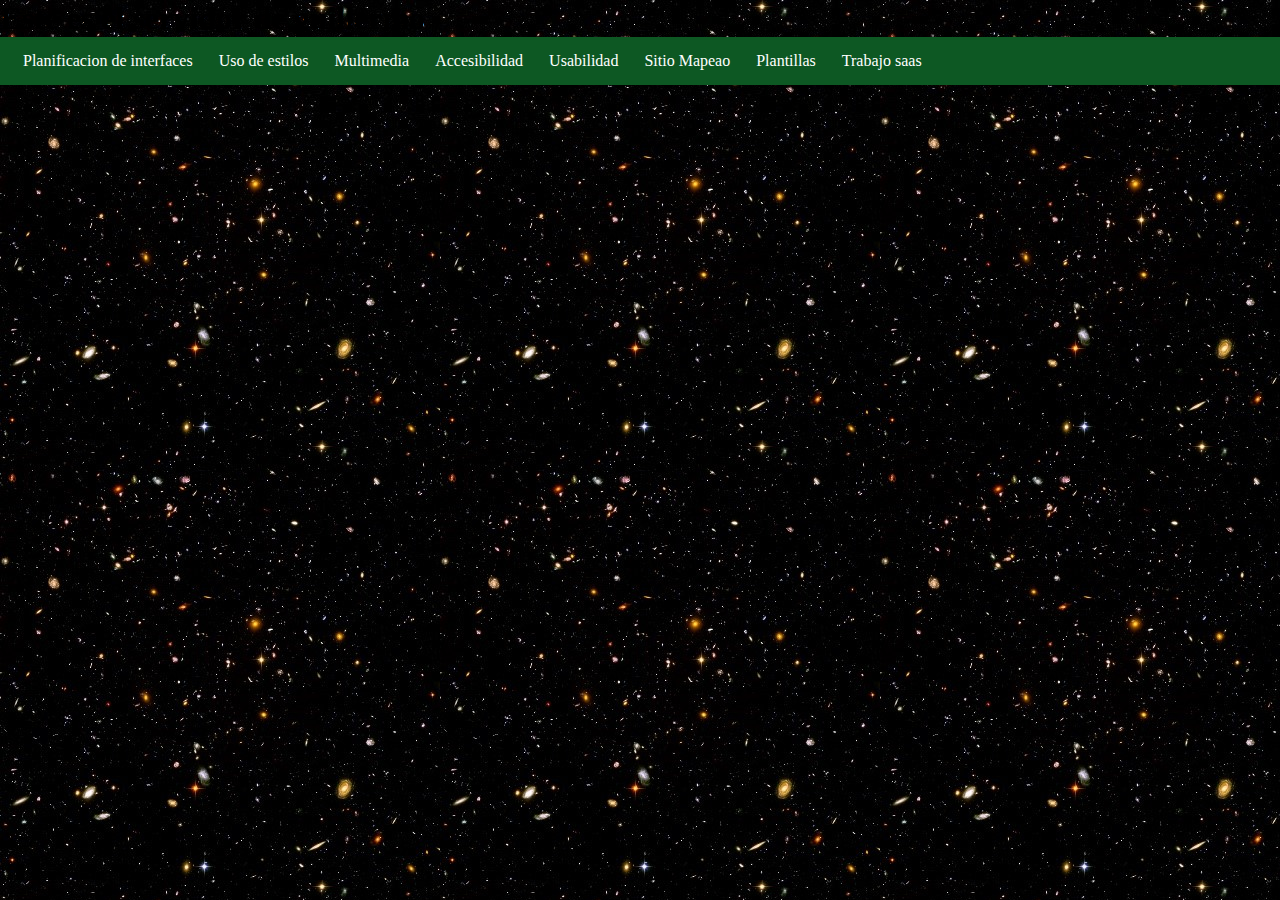
<file: index.html>
<!DOCTYPE html>
<html lang="en">
<head>
    <meta name="google-site-verification" content="YvcTebr-mzt2jpElHOYpLRR-sKOqCg1YiAXg-VSg3jc" />
    <meta charset="UTF-8">
    <meta name="viewport" content="width=device-width, initial-scale=1.0">
    <title>Document</title>
    <link rel="stylesheet" href="css/estilo.css">
</head>
<style>
    body {
  background-image: url(../img/fondo.jpg);
  width: auto;
  margin: 0;
}
</style>
<body>
    <h1>Este es el servidor de guillermo</h1>
        <ul>
            <li><a href="Tema 1/tema1.html">Planificacion de interfaces</a></li>
            <li><a href="Tema 2/index2.html">Uso de estilos</a></li>
            <li><a href="Tema 3/index3.html">Multimedia</a></li>
            <li><a href="Tema 5/index5.html">Accesibilidad</a> </li>
            <li><a href="Tema 5/index5.html">Usabilidad</a></li>
            <li><a href="sitemap.xml">Sitio Mapeao</a></li>
            <li><a href="plantillas/">Plantillas</a></li>
            <li><a href="bootstrap/tarea/index.html">Trabajo saas</a></li>
        </ul>
</body>
</html>
</file>
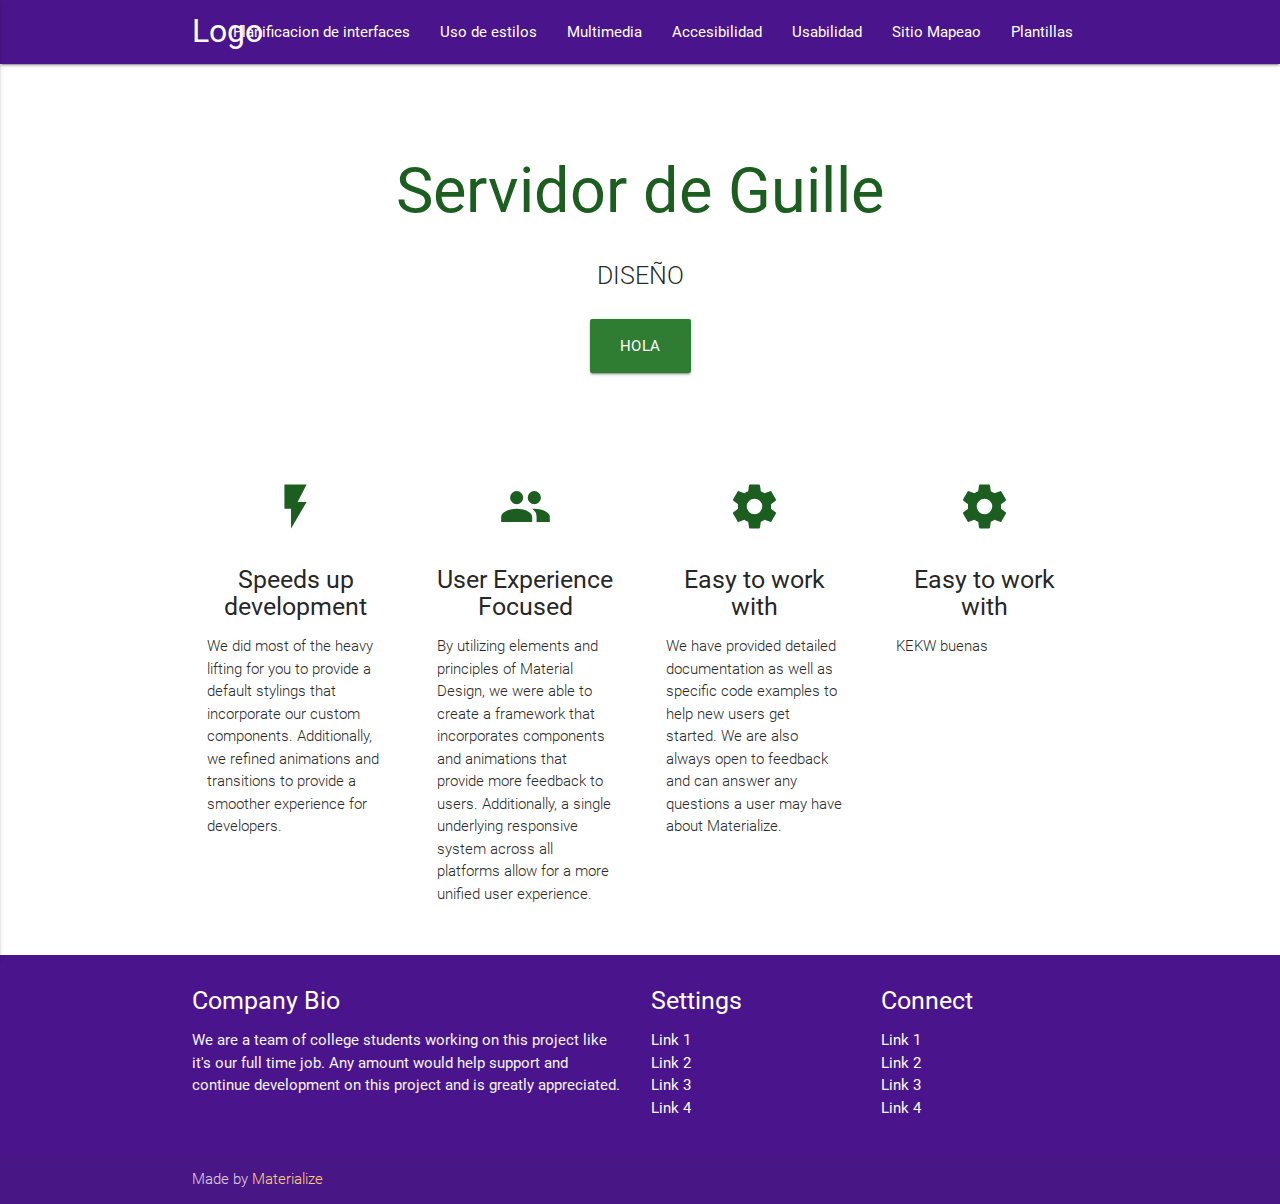
<file: materialize/index.html>
<!DOCTYPE html>
<html lang="en">
<head>
  <meta http-equiv="Content-Type" content="text/html; charset=UTF-8"/>
  <meta name="viewport" content="width=device-width, initial-scale=1, maximum-scale=1.0"/>
  <title>SERVIDOR DE GUILLERMO 😍</title>

  <!-- CSS  -->
  <link href="https://fonts.googleapis.com/icon?family=Material+Icons" rel="stylesheet">
  <link href="css/materialize.css" type="text/css" rel="stylesheet" media="screen,projection"/>
  <link href="css/style.css" type="text/css" rel="stylesheet" media="screen,projection"/>
</head>
<body>
  <nav class="purple darken-4" role="navigation">
    <div class="nav-wrapper container"><a id="logo-container" href="#" class="brand-logo">Logo</a>
      <ul class="right hide-on-med-and-down">
            <li><a href="Tema 1/tema1.html">Planificacion de interfaces</a></li>
            <li><a href="Tema 2/index2.html">Uso de estilos</a></li>
            <li><a href="Tema 3/index3.html">Multimedia</a></li>
            <li><a href="Tema 4/index4.html">Accesibilidad</a> </li>
            <li><a href="Tema 5/index5.html">Usabilidad</a></li>
            <li><a href="sitemap.xml">Sitio Mapeao</a></li>
            <li><a href="plantillas/">Plantillas</a></li>
        </ul>
      </ul>

      <ul id="nav-mobile" class="side-nav">
        <li><a href="#">Navbar Link</a></li>
      </ul>
      <a href="#" data-activates="nav-mobile" class="button-collapse"><i class="material-icons">menu</i></a>
    </div>
  </nav>
  <div class="section no-pad-bot" id="index-banner">
    <div class="container">
      <br><br>
      <h1 class="header center green-text text-darken-4">Servidor de Guille</h1>
      <div class="row center">
        <h5 class="header col s12 light">DISEÑO</h5>
      </div>
      <div class="row center">
        <a href="http://materializecss.com/getting-started.html" id="download-button" class="btn-large waves-effect waves-green-text green darken-3">Hola</a>
      </div>
      <br><br>

    </div>
  </div>


  <div class="container">
    <div class="section">

      <!--   Icon Section   -->
      <div class="row">
        <div class="col s12 m3">
          <div class="icon-block">
            <h2 class="center green-text text-darken-4"><i class="material-icons">flash_on</i></h2>
            <h5 class="center">Speeds up development</h5>

            <p class="light">We did most of the heavy lifting for you to provide a default stylings that incorporate our custom components. Additionally, we refined animations and transitions to provide a smoother experience for developers.</p>
          </div>
        </div>

        <div class="col s12 m3">
          <div class="icon-block">
            <h2 class="center green-text text-darken-4"><i class="material-icons">group</i></h2>
            <h5 class="center">User Experience Focused</h5>

            <p class="light">By utilizing elements and principles of Material Design, we were able to create a framework that incorporates components and animations that provide more feedback to users. Additionally, a single underlying responsive system across all platforms allow for a more unified user experience.</p>
          </div>
        </div>

        <div class="col s12 m3">
          <div class="icon-block">
            <h2 class="center green-text text-darken-4"><i class="material-icons">settings</i></h2>
            <h5 class="center">Easy to work with</h5>
            

            <p class="light">We have provided detailed documentation as well as specific code examples to help new users get started. We are also always open to feedback and can answer any questions a user may have about Materialize.</p>
          </div>
        </div>
        <div class="col s12 m3">
          <div class="icon-block">
            <h2 class="center green-text text-darken-4"><i class="material-icons">settings</i></h2>
            <h5 class="center">Easy to work with</h5>
            <p class="light">KEKW buenas</p>
      </div>
        </div>
    </div>
  </div>
  </div>

  <footer class="page-footer purple darken-4 ">
    <div class="container">
      <div class="row">
        <div class="col l6 s12">
          <h5 class="white-text">Company Bio</h5>
          <p class="grey-text text-lighten-4">We are a team of college students working on this project like it's our full time job. Any amount would help support and continue development on this project and is greatly appreciated.</p>


        </div>
        <div class="col l3 s12">
          <h5 class="white-text">Settings</h5>
          <ul>
            <li><a class="white-text" href="#!">Link 1</a></li>
            <li><a class="white-text" href="#!">Link 2</a></li>
            <li><a class="white-text" href="#!">Link 3</a></li>
            <li><a class="white-text" href="#!">Link 4</a></li>
          </ul>
        </div>
        <div class="col l3 s12">
          <h5 class="white-text">Connect</h5>
          <ul>
            <li><a class="white-text" href="#!">Link 1</a></li>
            <li><a class="white-text" href="#!">Link 2</a></li>
            <li><a class="white-text" href="#!">Link 3</a></li>
            <li><a class="white-text" href="#!">Link 4</a></li>
          </ul>
        </div>
      </div>
    </div>
    <div class="footer-copyright">
      <div class="container">
      Made by <a class="orange-text text-lighten-3" href="http://materializecss.com">Materialize</a>
      </div>
    </div>
  </footer>


  <!--  Scripts-->
  <script src="https://code.jquery.com/jquery-2.1.1.min.js"></script>
  <script src="js/materialize.js"></script>
  <script src="js/init.js"></script>

  </body>
</html>
</file>
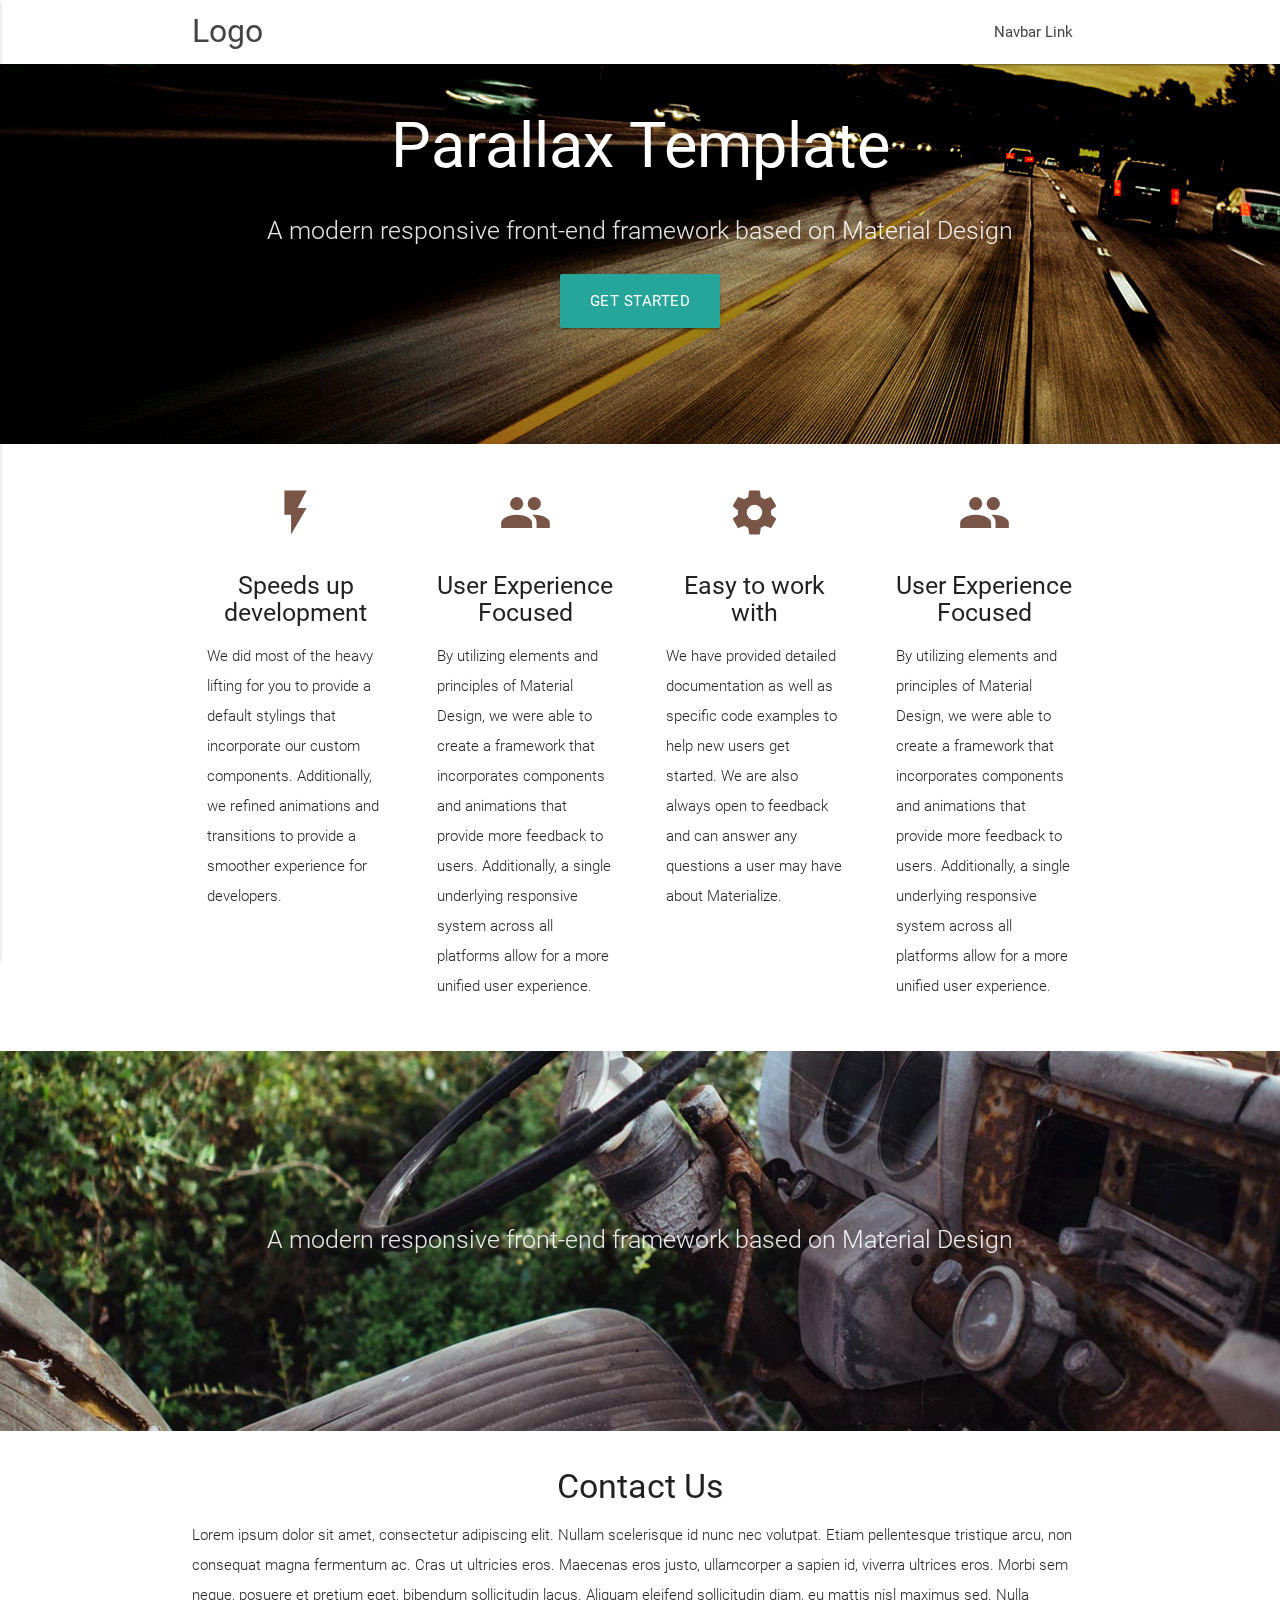
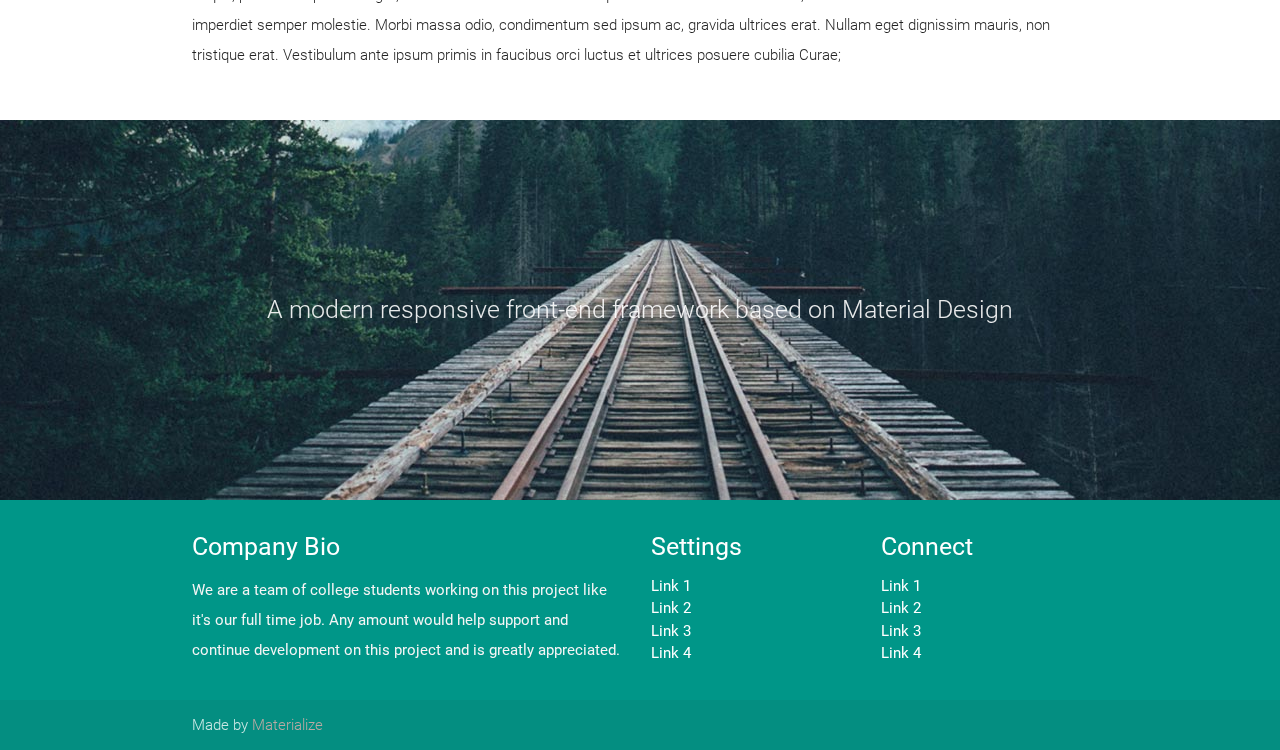
<file: paralas/index.html>
<!DOCTYPE html>
<html lang="en">
<head>
  <meta http-equiv="Content-Type" content="text/html; charset=UTF-8"/>
  <meta name="viewport" content="width=device-width, initial-scale=1"/>
  <title>Parallax Template - Materialize</title>

  <!-- CSS  -->
  <link href="https://fonts.googleapis.com/icon?family=Material+Icons" rel="stylesheet">
  <link href="css/materialize.css" type="text/css" rel="stylesheet" media="screen,projection"/>
  <link href="css/style.css" type="text/css" rel="stylesheet" media="screen,projection"/>
</head>
<body>
  <nav class="white" role="navigation">
    <div class="nav-wrapper container">
      <a id="logo-container" href="#" class="brand-logo">Logo</a>
      <ul class="right hide-on-med-and-down">
        <li><a href="#">Navbar Link</a></li>
      </ul>

      <ul id="nav-mobile" class="side-nav">
        <li><a href="#">Navbar Link</a></li>
      </ul>
      <a href="#" data-activates="nav-mobile" class="button-collapse"><i class="material-icons">menu</i></a>
    </div>
  </nav>

  <div id="index-banner" class="parallax-container">
    <div class="section no-pad-bot">
      <div class="container">
        <br><br>
        <h1 class="header center white-text text-lighten-2">Parallax Template</h1>
        <div class="row center">
          <h5 class="header col s12 light">A modern responsive front-end framework based on Material Design</h5>
        </div>
        <div class="row center">
          <a href="http://materializecss.com/getting-started.html" id="download-button" class="btn-large waves-effect waves white-text text-lighten-2">Get Started</a>
        </div>
        <br><br>

      </div>
    </div>
    <div class="parallax"><img src="fondo.jpg" alt="Unsplashed background img 1"></div>
  </div>


  <div class="container">
    <div class="section">

      <!--   Icon Section   -->
      <div class="row">
        <div class="col s12 m3">
          <div class="icon-block">
            <h2 class="center brown-text"><i class="material-icons">flash_on</i></h2>
            <h5 class="center">Speeds up development</h5>

            <p class="light">We did most of the heavy lifting for you to provide a default stylings that incorporate our custom components. Additionally, we refined animations and transitions to provide a smoother experience for developers.</p>
          </div>
        </div>

        <div class="col s12 m3">
          <div class="icon-block">
            <h2 class="center brown-text"><i class="material-icons">group</i></h2>
            <h5 class="center">User Experience Focused</h5>

            <p class="light">By utilizing elements and principles of Material Design, we were able to create a framework that incorporates components and animations that provide more feedback to users. Additionally, a single underlying responsive system across all platforms allow for a more unified user experience.</p>
          </div>
        </div>

        <div class="col s12 m3">
          <div class="icon-block">
            <h2 class="center brown-text"><i class="material-icons">settings</i></h2>
            <h5 class="center">Easy to work with</h5>

            <p class="light">We have provided detailed documentation as well as specific code examples to help new users get started. We are also always open to feedback and can answer any questions a user may have about Materialize.</p>
          </div>
        </div>
        <div class="col s12 m3">
          <div class="icon-block">
            <h2 class="center brown-text"><i class="material-icons">group</i></h2>
            <h5 class="center">User Experience Focused</h5>

            <p class="light">By utilizing elements and principles of Material Design, we were able to create a framework that incorporates components and animations that provide more feedback to users. Additionally, a single underlying responsive system across all platforms allow for a more unified user experience.</p>
          </div>
        </div>
      </div>

    </div>
  </div>


  <div class="parallax-container valign-wrapper">
    <div class="section no-pad-bot">
      <div class="container">
        <div class="row center">
          <h5 class="header col s12 light">A modern responsive front-end framework based on Material Design</h5>
        </div>
      </div>
    </div>
    <div class="parallax"><img src="background2.jpg" alt="Unsplashed background img 2"></div>
  </div>

  <div class="container">
    <div class="section">

      <div class="row">
        <div class="col s12 center">
          <h3><i class="mdi-content-send brown-text"></i></h3>
          <h4>Contact Us</h4>
          <p class="left-align light">Lorem ipsum dolor sit amet, consectetur adipiscing elit. Nullam scelerisque id nunc nec volutpat. Etiam pellentesque tristique arcu, non consequat magna fermentum ac. Cras ut ultricies eros. Maecenas eros justo, ullamcorper a sapien id, viverra ultrices eros. Morbi sem neque, posuere et pretium eget, bibendum sollicitudin lacus. Aliquam eleifend sollicitudin diam, eu mattis nisl maximus sed. Nulla imperdiet semper molestie. Morbi massa odio, condimentum sed ipsum ac, gravida ultrices erat. Nullam eget dignissim mauris, non tristique erat. Vestibulum ante ipsum primis in faucibus orci luctus et ultrices posuere cubilia Curae;</p>
        </div>
      </div>

    </div>
  </div>


  <div class="parallax-container valign-wrapper">
    <div class="section no-pad-bot">
      <div class="container">
        <div class="row center">
          <h5 class="header col s12 light">A modern responsive front-end framework based on Material Design</h5>
        </div>
      </div>
    </div>
    <div class="parallax"><img src="background3.jpg" alt="Unsplashed background img 3"></div>
  </div>

  <footer class="page-footer teal">
    <div class="container">
      <div class="row">
        <div class="col l6 s12">
          <h5 class="white-text">Company Bio</h5>
          <p class="grey-text text-lighten-4">We are a team of college students working on this project like it's our full time job. Any amount would help support and continue development on this project and is greatly appreciated.</p>


        </div>
        <div class="col l3 s12">
          <h5 class="white-text">Settings</h5>
          <ul>
            <li><a class="white-text" href="#!">Link 1</a></li>
            <li><a class="white-text" href="#!">Link 2</a></li>
            <li><a class="white-text" href="#!">Link 3</a></li>
            <li><a class="white-text" href="#!">Link 4</a></li>
          </ul>
        </div>
        <div class="col l3 s12">
          <h5 class="white-text">Connect</h5>
          <ul>
            <li><a class="white-text" href="#!">Link 1</a></li>
            <li><a class="white-text" href="#!">Link 2</a></li>
            <li><a class="white-text" href="#!">Link 3</a></li>
            <li><a class="white-text" href="#!">Link 4</a></li>
          </ul>
        </div>
      </div>
    </div>
    <div class="footer-copyright">
      <div class="container">
      Made by <a class="brown-text text-lighten-3" href="http://materializecss.com">Materialize</a>
      </div>
    </div>
  </footer>


  <!--  Scripts-->
  <script src="https://code.jquery.com/jquery-2.1.1.min.js"></script>
  <script src="js/materialize.js"></script>
  <script src="js/init.js"></script>

  </body>
</html>
</file>
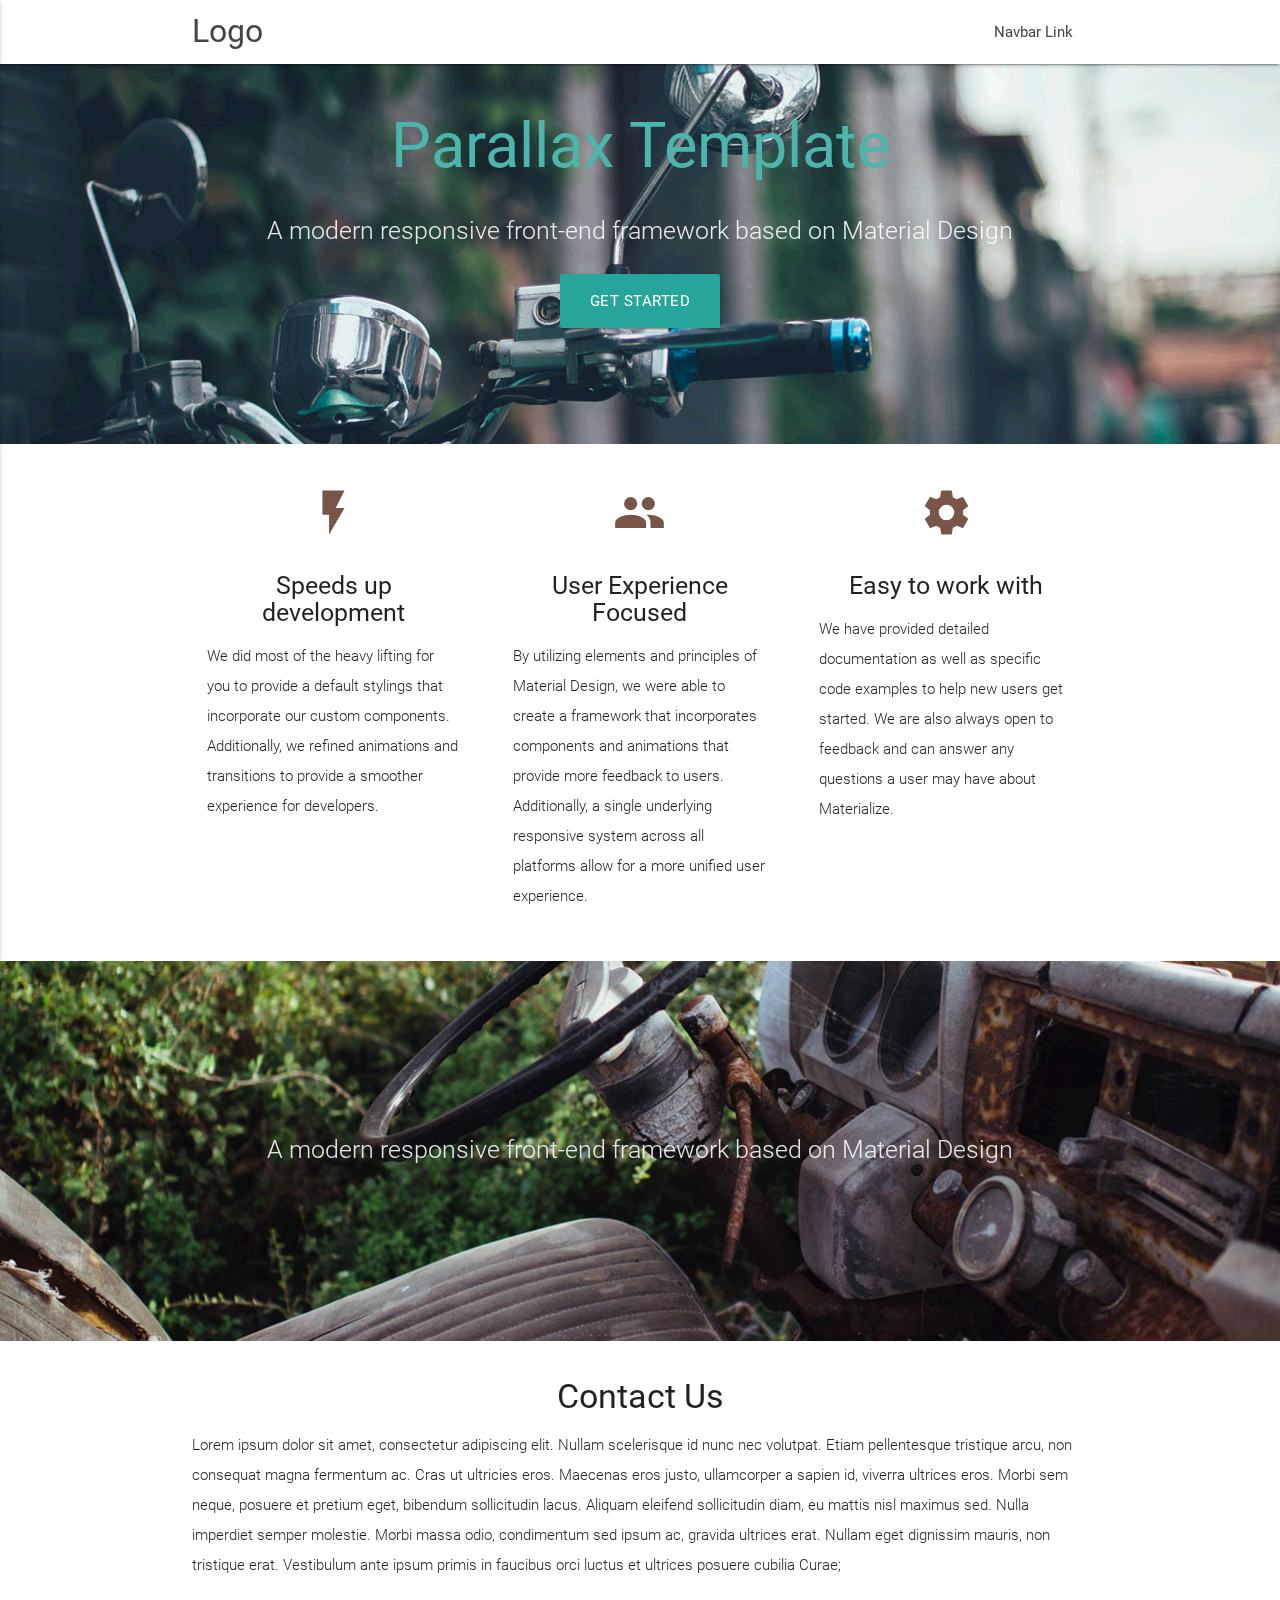
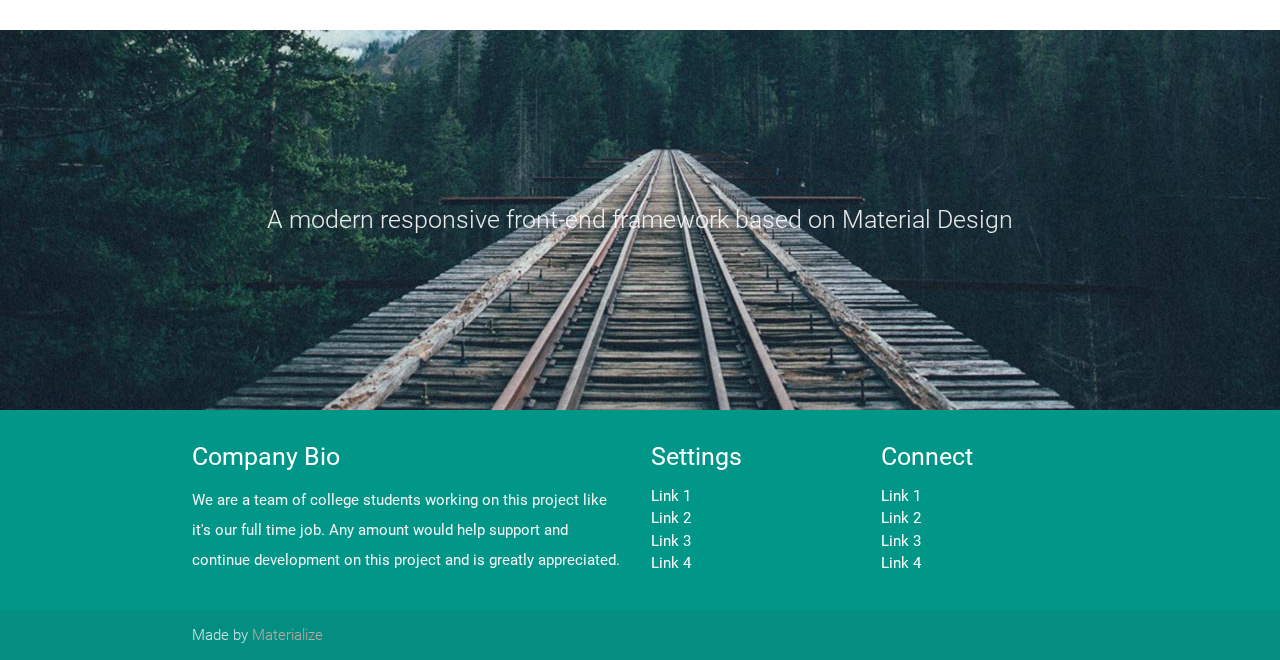
<file: parallax-template/index.html>
<!DOCTYPE html>
<html lang="en">
<head>
  <meta http-equiv="Content-Type" content="text/html; charset=UTF-8"/>
  <meta name="viewport" content="width=device-width, initial-scale=1"/>
  <title>Parallax Template - Materialize</title>

  <!-- CSS  -->
  <link href="https://fonts.googleapis.com/icon?family=Material+Icons" rel="stylesheet">
  <link href="css/materialize.css" type="text/css" rel="stylesheet" media="screen,projection"/>
  <link href="css/style.css" type="text/css" rel="stylesheet" media="screen,projection"/>
</head>
<body>
  <nav class="white" role="navigation">
    <div class="nav-wrapper container">
      <a id="logo-container" href="#" class="brand-logo">Logo</a>
      <ul class="right hide-on-med-and-down">
        <li><a href="#">Navbar Link</a></li>
      </ul>

      <ul id="nav-mobile" class="side-nav">
        <li><a href="#">Navbar Link</a></li>
      </ul>
      <a href="#" data-activates="nav-mobile" class="button-collapse"><i class="material-icons">menu</i></a>
    </div>
  </nav>

  <div id="index-banner" class="parallax-container">
    <div class="section no-pad-bot">
      <div class="container">
        <br><br>
        <h1 class="header center teal-text text-lighten-2">Parallax Template</h1>
        <div class="row center">
          <h5 class="header col s12 light">A modern responsive front-end framework based on Material Design</h5>
        </div>
        <div class="row center">
          <a href="http://materializecss.com/getting-started.html" id="download-button" class="btn-large waves-effect waves-light teal lighten-1">Get Started</a>
        </div>
        <br><br>

      </div>
    </div>
    <div class="parallax"><img src="background1.jpg" alt="Unsplashed background img 1"></div>
  </div>


  <div class="container">
    <div class="section">

      <!--   Icon Section   -->
      <div class="row">
        <div class="col s12 m4">
          <div class="icon-block">
            <h2 class="center brown-text"><i class="material-icons">flash_on</i></h2>
            <h5 class="center">Speeds up development</h5>

            <p class="light">We did most of the heavy lifting for you to provide a default stylings that incorporate our custom components. Additionally, we refined animations and transitions to provide a smoother experience for developers.</p>
          </div>
        </div>

        <div class="col s12 m4">
          <div class="icon-block">
            <h2 class="center brown-text"><i class="material-icons">group</i></h2>
            <h5 class="center">User Experience Focused</h5>

            <p class="light">By utilizing elements and principles of Material Design, we were able to create a framework that incorporates components and animations that provide more feedback to users. Additionally, a single underlying responsive system across all platforms allow for a more unified user experience.</p>
          </div>
        </div>

        <div class="col s12 m4">
          <div class="icon-block">
            <h2 class="center brown-text"><i class="material-icons">settings</i></h2>
            <h5 class="center">Easy to work with</h5>

            <p class="light">We have provided detailed documentation as well as specific code examples to help new users get started. We are also always open to feedback and can answer any questions a user may have about Materialize.</p>
          </div>
        </div>
      </div>

    </div>
  </div>


  <div class="parallax-container valign-wrapper">
    <div class="section no-pad-bot">
      <div class="container">
        <div class="row center">
          <h5 class="header col s12 light">A modern responsive front-end framework based on Material Design</h5>
        </div>
      </div>
    </div>
    <div class="parallax"><img src="background2.jpg" alt="Unsplashed background img 2"></div>
  </div>

  <div class="container">
    <div class="section">

      <div class="row">
        <div class="col s12 center">
          <h3><i class="mdi-content-send brown-text"></i></h3>
          <h4>Contact Us</h4>
          <p class="left-align light">Lorem ipsum dolor sit amet, consectetur adipiscing elit. Nullam scelerisque id nunc nec volutpat. Etiam pellentesque tristique arcu, non consequat magna fermentum ac. Cras ut ultricies eros. Maecenas eros justo, ullamcorper a sapien id, viverra ultrices eros. Morbi sem neque, posuere et pretium eget, bibendum sollicitudin lacus. Aliquam eleifend sollicitudin diam, eu mattis nisl maximus sed. Nulla imperdiet semper molestie. Morbi massa odio, condimentum sed ipsum ac, gravida ultrices erat. Nullam eget dignissim mauris, non tristique erat. Vestibulum ante ipsum primis in faucibus orci luctus et ultrices posuere cubilia Curae;</p>
        </div>
      </div>

    </div>
  </div>


  <div class="parallax-container valign-wrapper">
    <div class="section no-pad-bot">
      <div class="container">
        <div class="row center">
          <h5 class="header col s12 light">A modern responsive front-end framework based on Material Design</h5>
        </div>
      </div>
    </div>
    <div class="parallax"><img src="background3.jpg" alt="Unsplashed background img 3"></div>
  </div>

  <footer class="page-footer teal">
    <div class="container">
      <div class="row">
        <div class="col l6 s12">
          <h5 class="white-text">Company Bio</h5>
          <p class="grey-text text-lighten-4">We are a team of college students working on this project like it's our full time job. Any amount would help support and continue development on this project and is greatly appreciated.</p>


        </div>
        <div class="col l3 s12">
          <h5 class="white-text">Settings</h5>
          <ul>
            <li><a class="white-text" href="#!">Link 1</a></li>
            <li><a class="white-text" href="#!">Link 2</a></li>
            <li><a class="white-text" href="#!">Link 3</a></li>
            <li><a class="white-text" href="#!">Link 4</a></li>
          </ul>
        </div>
        <div class="col l3 s12">
          <h5 class="white-text">Connect</h5>
          <ul>
            <li><a class="white-text" href="#!">Link 1</a></li>
            <li><a class="white-text" href="#!">Link 2</a></li>
            <li><a class="white-text" href="#!">Link 3</a></li>
            <li><a class="white-text" href="#!">Link 4</a></li>
          </ul>
        </div>
      </div>
    </div>
    <div class="footer-copyright">
      <div class="container">
      Made by <a class="brown-text text-lighten-3" href="http://materializecss.com">Materialize</a>
      </div>
    </div>
  </footer>


  <!--  Scripts-->
  <script src="https://code.jquery.com/jquery-2.1.1.min.js"></script>
  <script src="js/materialize.js"></script>
  <script src="js/init.js"></script>

  </body>
</html>
</file>
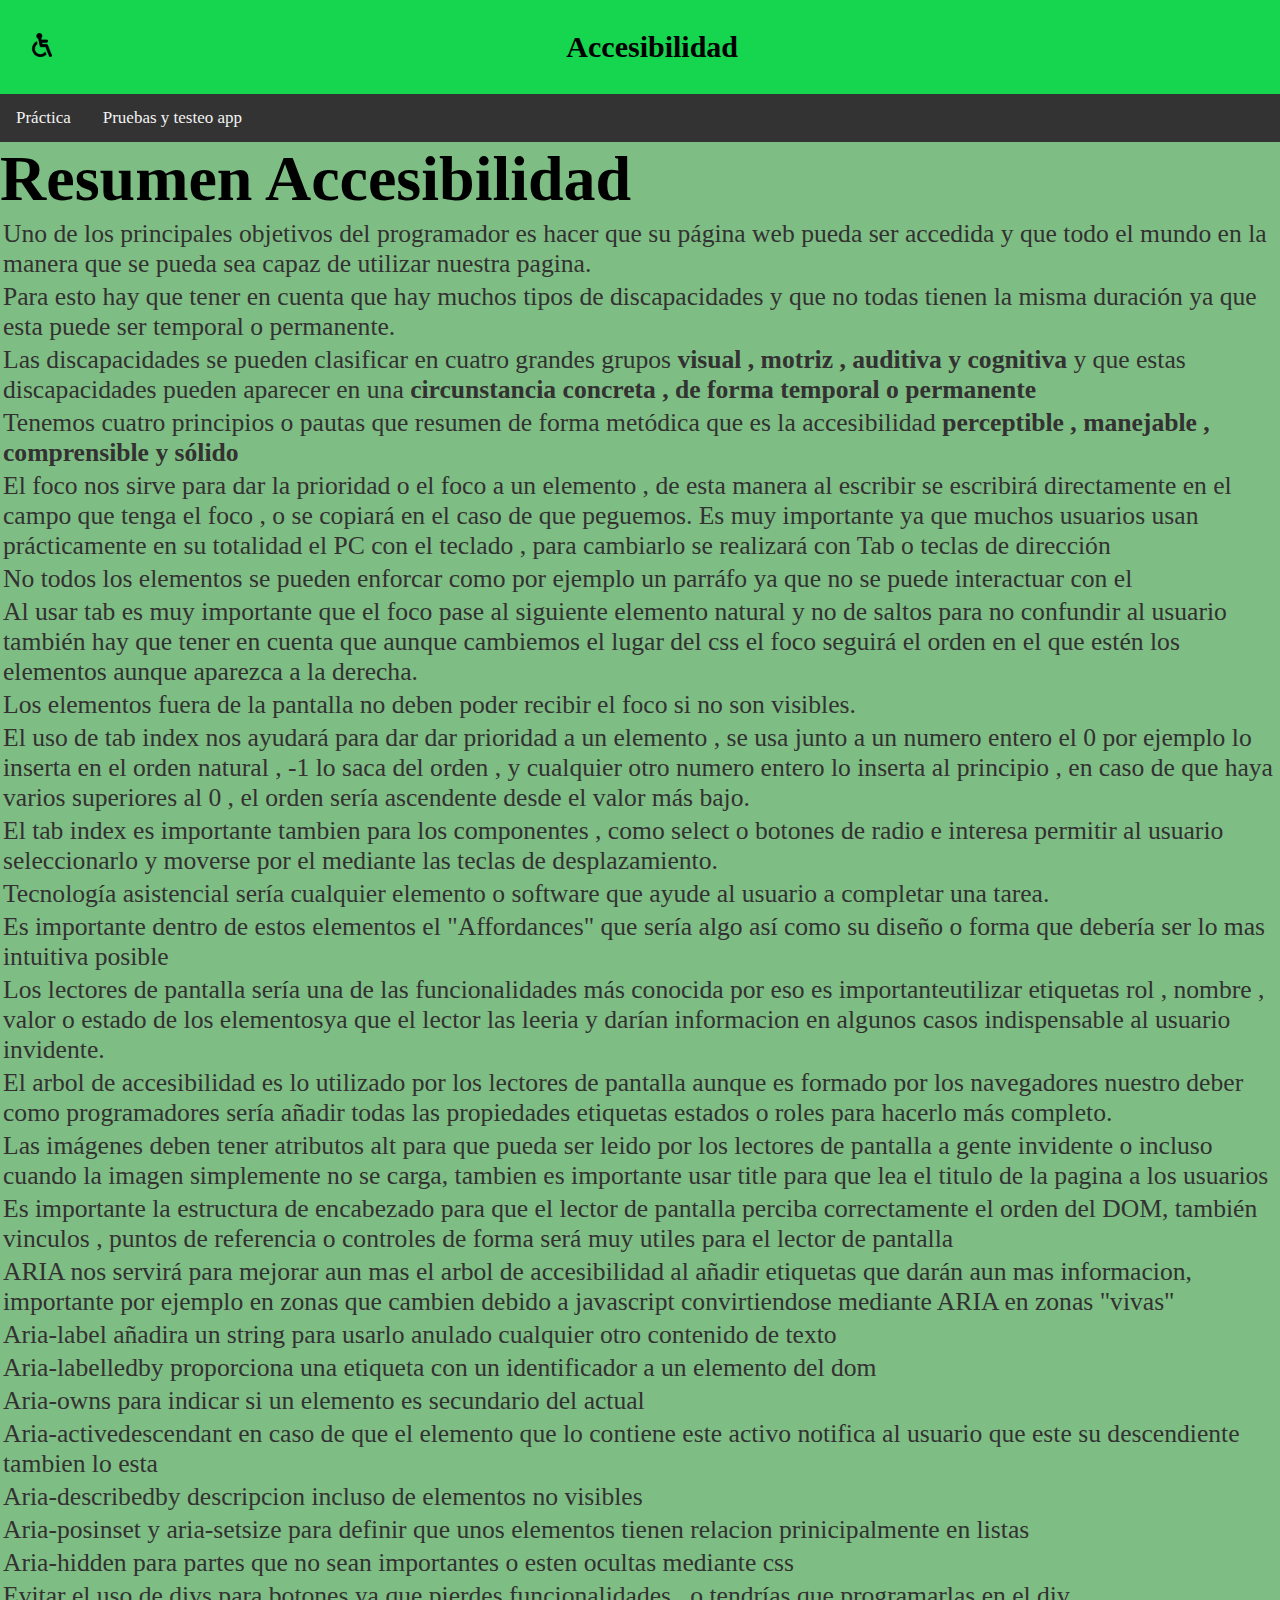
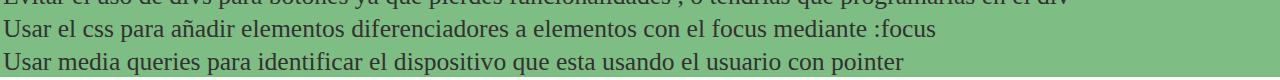
<file: Tema 5/index.html>
<!DOCTYPE html>
<html lang="en">
<head>
    <meta charset="UTF-8">
    <meta http-equiv="X-UA-Compatible" content="IE=edge">
    <meta name="viewport" content="width=device-width, initial-scale=1.0">
    <title>Document</title>
    <link rel="stylesheet" href="css/estilo.css">
    <link rel="stylesheet" href="https://cdnjs.cloudflare.com/ajax/libs/font-awesome/4.7.0/css/font-awesome.min.css">
</head>
<body>
    <header>
        <div class="logo"><img src="img/icono.png" alt="icono de accesibilidad"></div>
        Accesibilidad
    </header>
    <nav class="menu" id="menu">
        <a href="accesibilidadPractica.html" tabindex="1">Práctica</a>
        <a href="pruebas.html" tabindex="1">Pruebas y testeo app</a>
        <a href="javascript:void(0);" class="icon" onclick="myFunction()">
            <i class="fa fa-bars"></i>
        </a>

    </nav>
    <main>
    <h1>Resumen Accesibilidad</h1>
    <p>Uno de los principales objetivos del programador es hacer que su página web
        pueda ser accedida y que todo el mundo en la manera que se pueda sea capaz
        de utilizar nuestra pagina.
    </p>
    <p>Para esto hay que tener en cuenta que hay muchos tipos de discapacidades y que no todas tienen
        la misma duración ya que esta puede ser temporal o permanente.
    </p>
    <p>Las discapacidades se pueden clasificar en cuatro grandes grupos <b>visual , motriz , auditiva y cognitiva</b> y que estas discapacidades pueden aparecer en una 
    <b>circunstancia concreta , de forma temporal o permanente</b></p>
    <p>Tenemos cuatro principios o pautas que resumen de forma metódica que es la accesibilidad <b> perceptible , manejable , comprensible y sólido</b></p>
    <p>El foco nos sirve para dar la prioridad o el foco a un elemento , de esta manera al escribir se escribirá directamente en el campo
        que tenga el foco , o se copiará en el caso de que peguemos.
        Es muy importante ya que muchos usuarios usan prácticamente en su totalidad el PC con el teclado , para cambiarlo se realizará con Tab o teclas de dirección</p>
    <p>No todos los elementos se pueden enforcar como por ejemplo un parráfo ya que no se puede interactuar con el</p>
    <p>Al usar tab es muy importante que el foco pase al siguiente elemento natural y no de saltos para no confundir al usuario también hay que tener en cuenta
        que aunque cambiemos el lugar del css el foco seguirá el orden en el que estén los elementos aunque aparezca a la derecha.
    </p>
    <p>Los elementos fuera de la pantalla no deben poder recibir el foco si no son visibles.</p>
    <p>El uso de tab index nos ayudará para dar dar prioridad a un elemento , se usa junto a un numero entero
        el 0 por ejemplo lo inserta en el orden natural , -1 lo saca del orden , y cualquier otro
        numero entero lo inserta al principio , en caso de que haya varios superiores al 0 , el orden sería ascendente desde el valor más bajo.
    </p>
    <p>El tab index es importante tambien para los componentes , como select o botones de radio e interesa permitir al usuario seleccionarlo
        y moverse por el mediante las teclas de desplazamiento.
    </p>
    <p>Tecnología asistencial sería cualquier elemento o software que ayude al usuario a completar una tarea.</p>
    <p>Es importante dentro de estos elementos el "Affordances" que sería algo así como su diseño o forma que debería ser lo mas intuitiva posible</p>
    <p>Los lectores de pantalla sería una de las funcionalidades más conocida por eso es importanteutilizar etiquetas rol , nombre , valor o estado de los elementosya que el lector las leeria y darían
        informacion en algunos casos indispensable al usuario invidente.
    </p>
    <p>El arbol de accesibilidad es lo utilizado por los lectores de pantalla aunque es formado por los navegadores
        nuestro deber como programadores sería añadir todas las propiedades etiquetas estados o roles para hacerlo más completo.
    </p>
    <p>Las imágenes deben tener atributos alt para que pueda ser leido por los lectores de pantalla a gente invidente o incluso cuando la imagen simplemente no se carga, tambien es importante usar
        title para que lea el titulo de la pagina a los usuarios
    </p>
    <p>Es importante la estructura de encabezado para que el lector de pantalla perciba correctamente el orden del DOM, también vinculos , puntos de referencia o controles de forma será muy utiles para el lector de pantalla</p>
    <p>ARIA nos servirá para mejorar aun mas el arbol de accesibilidad al añadir etiquetas que darán aun mas informacion, importante por ejemplo en zonas que cambien debido a javascript convirtiendose mediante ARIA en zonas "vivas"</p>
    <p>Aria-label añadira un string para usarlo anulado cualquier otro contenido de texto</p>
    <p>Aria-labelledby proporciona una etiqueta con un identificador a un elemento del dom</p>
    <p>Aria-owns para indicar si un elemento es secundario del actual </p>
    <p>Aria-activedescendant en caso de que el elemento que lo contiene este activo notifica al usuario que este su descendiente tambien lo esta</p>
    <p>Aria-describedby descripcion incluso de elementos no visibles</p>
    <p>Aria-posinset y aria-setsize para definir que unos elementos tienen relacion prinicipalmente en listas</p>
    <p>Aria-hidden para partes que no sean importantes o esten ocultas mediante css</p>
    <p>Evitar el uso de divs para botones ya que pierdes funcionalidades , o tendrías que programarlas en el div</p>
    <p>Usar el css para añadir elementos diferenciadores a elementos con el focus mediante :focus</p>
    <p>Usar media queries para identificar el dispositivo que esta usando el usuario con pointer</p>

</main>
<script>
    function myFunction() {
    var x = document.getElementById("menu");
    if (x.className === "menu") {
        x.className += " responsive";
    } else {
        x.className = "menu";
    }
}
</script>
</body>
</html>
</file>
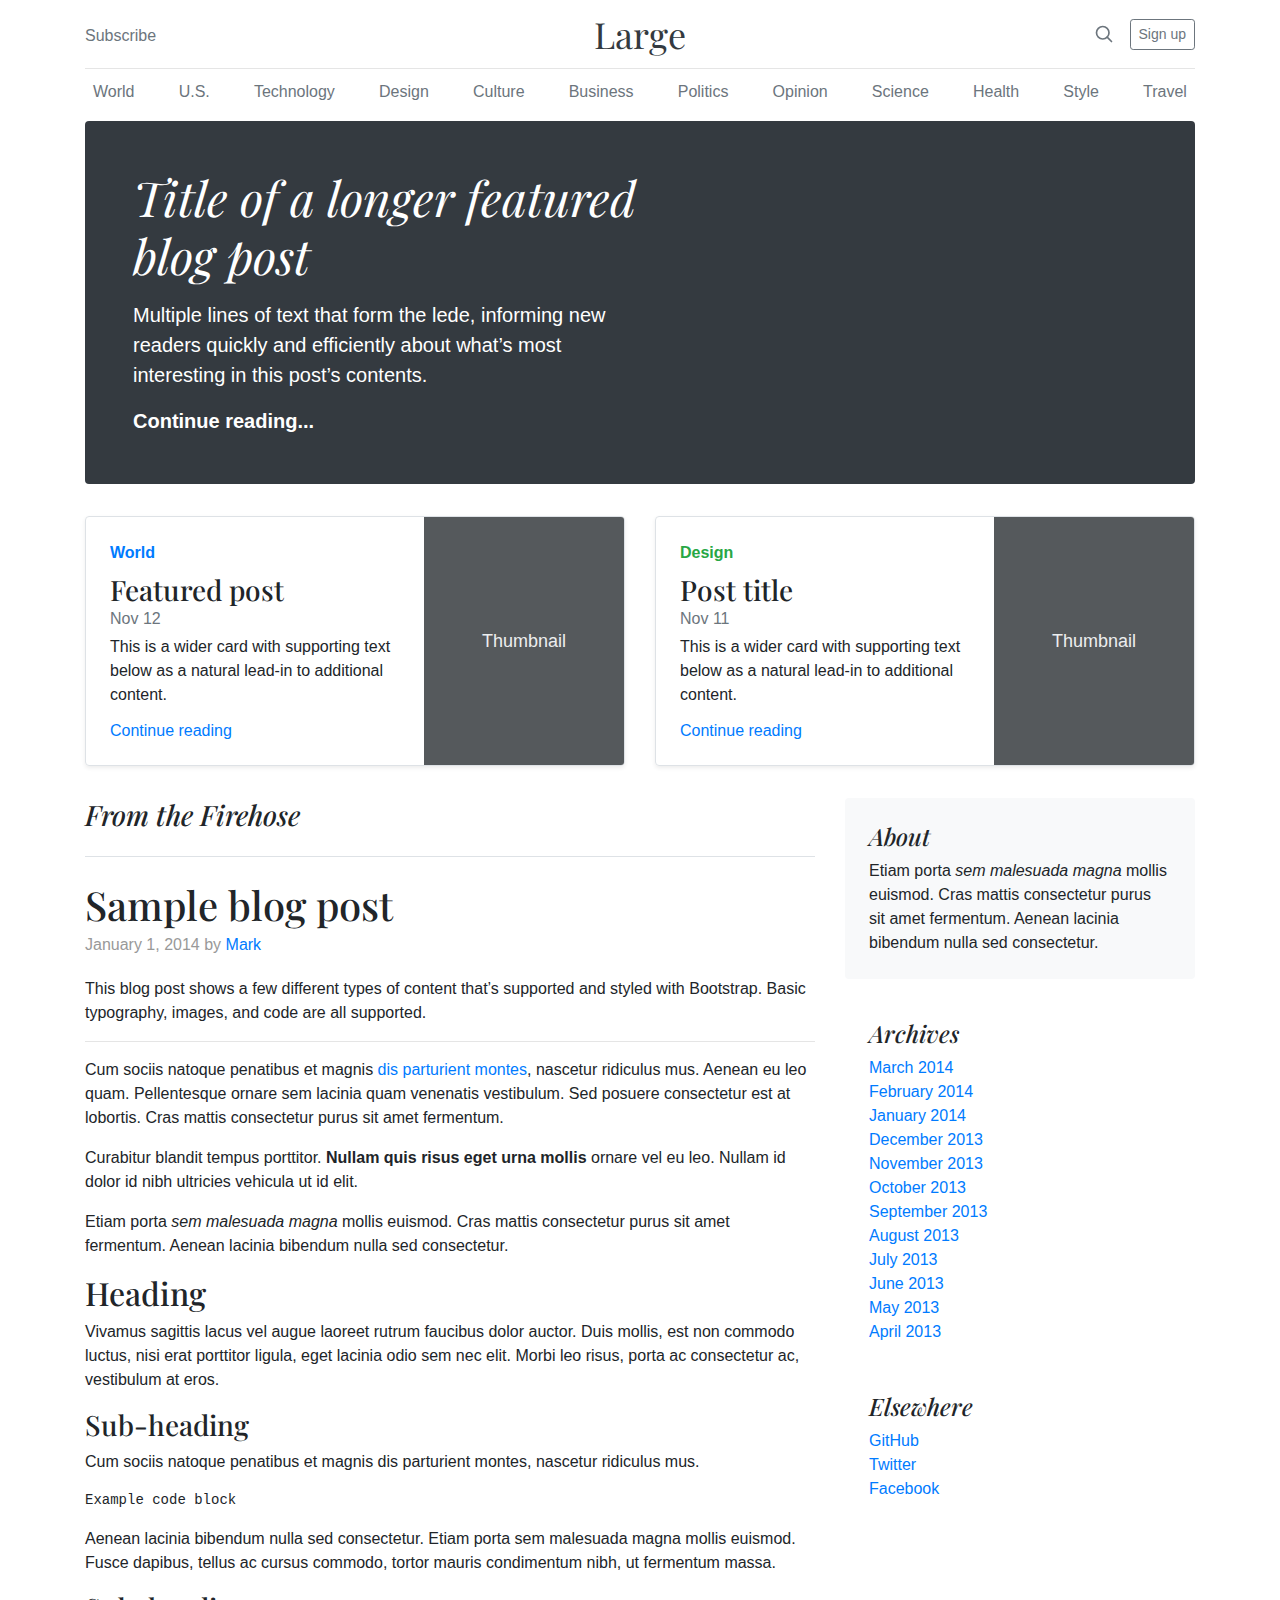
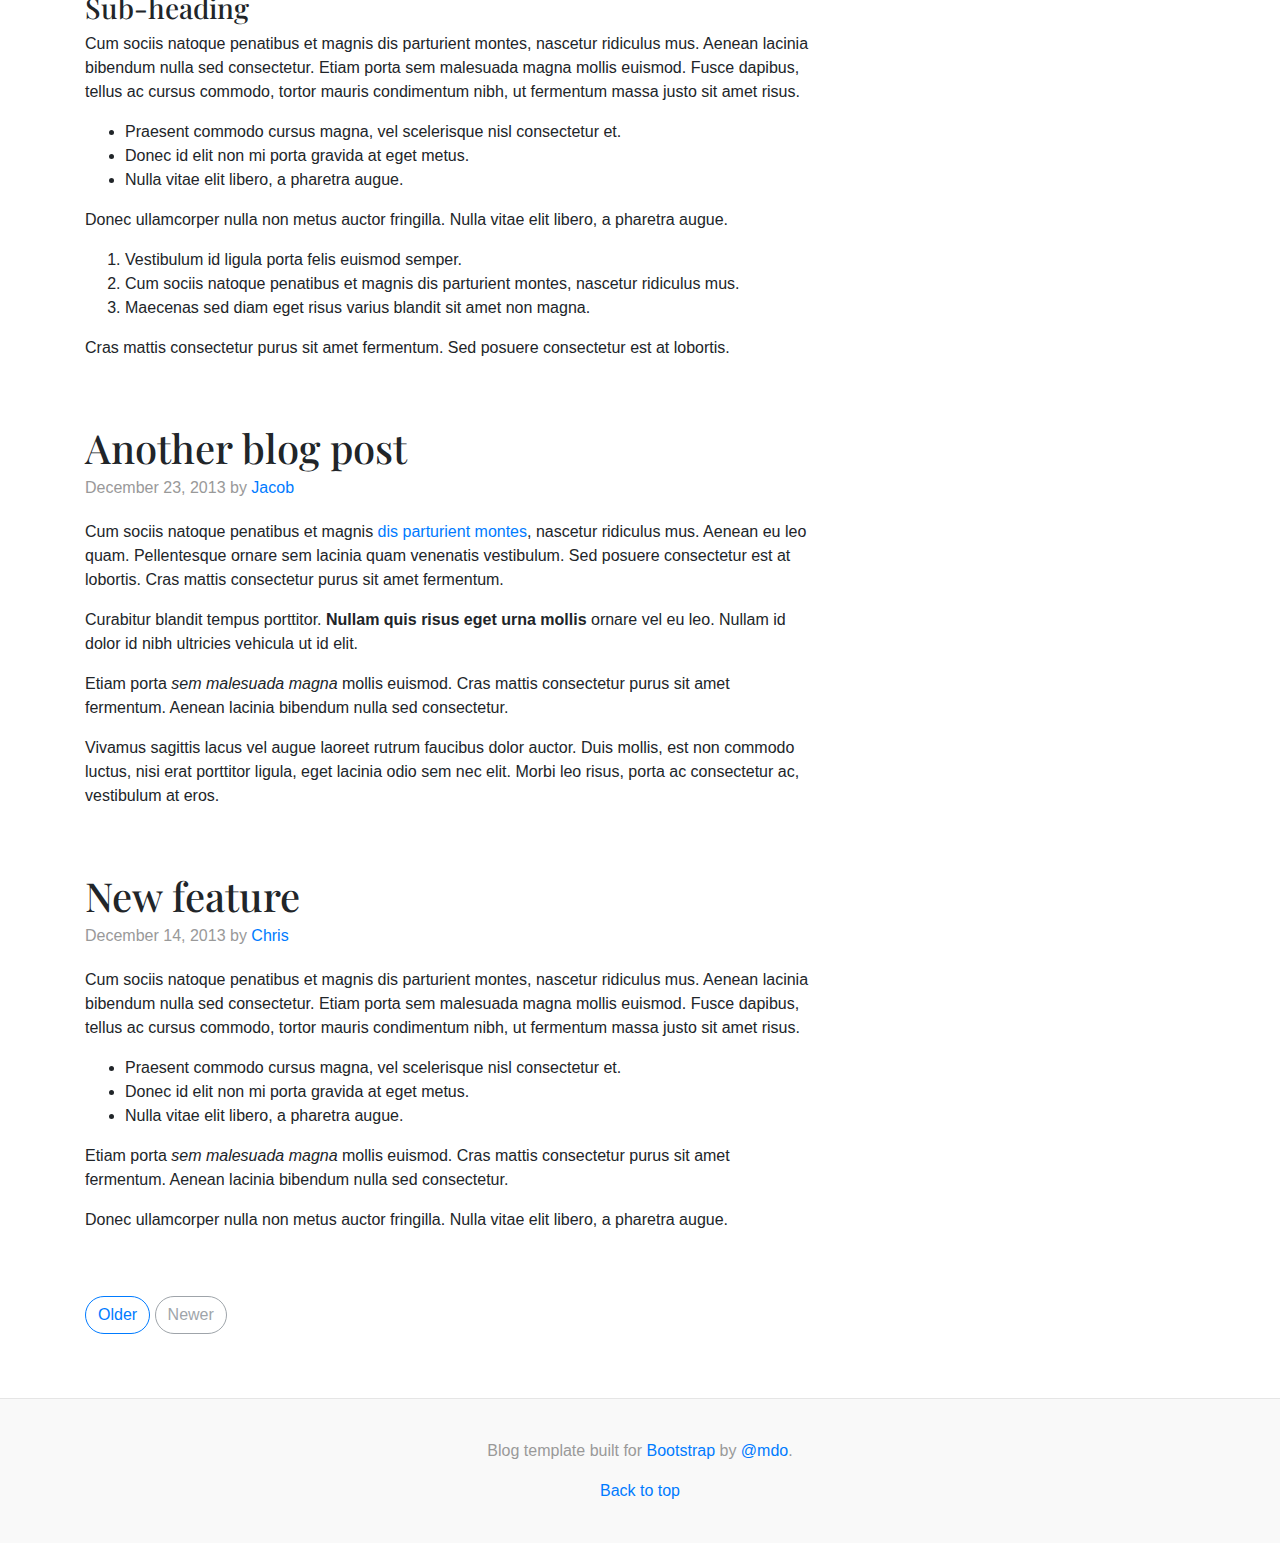
<file: bootstrap/blog/index.html>
<!doctype html>
<html lang="en">
  <head>
    <meta charset="utf-8">
    <meta name="viewport" content="width=device-width, initial-scale=1, shrink-to-fit=no">
    <meta name="description" content="">
    <meta name="author" content="Mark Otto, Jacob Thornton, and Bootstrap contributors">
    <meta name="generator" content="Jekyll v4.1.1">
    <title>Blog Template · Bootstrap</title>

    <link rel="canonical" href="https://getbootstrap.com/docs/4.5/examples/blog/">

    <!-- Bootstrap core CSS -->
<link href="../assets/dist/css/bootstrap.min.css" rel="stylesheet">

    <style>
      .bd-placeholder-img {
        font-size: 1.125rem;
        text-anchor: middle;
        -webkit-user-select: none;
        -moz-user-select: none;
        -ms-user-select: none;
        user-select: none;
      }

      @media (min-width: 768px) {
        .bd-placeholder-img-lg {
          font-size: 3.5rem;
        }
      }
    </style>
    <!-- Custom styles for this template -->
    <link href="https://fonts.googleapis.com/css?family=Playfair+Display:700,900" rel="stylesheet">
    <!-- Custom styles for this template -->
    <link href="blog.css" rel="stylesheet">
  </head>
  <body>
    <div class="container">
  <header class="blog-header py-3">
    <div class="row flex-nowrap justify-content-between align-items-center">
      <div class="col-4 pt-1">
        <a class="text-muted" href="#">Subscribe</a>
      </div>
      <div class="col-4 text-center">
        <a class="blog-header-logo text-dark" href="#">Large</a>
      </div>
      <div class="col-4 d-flex justify-content-end align-items-center">
        <a class="text-muted" href="#" aria-label="Search">
          <svg xmlns="http://www.w3.org/2000/svg" width="20" height="20" fill="none" stroke="currentColor" stroke-linecap="round" stroke-linejoin="round" stroke-width="2" class="mx-3" role="img" viewBox="0 0 24 24" focusable="false"><title>Search</title><circle cx="10.5" cy="10.5" r="7.5"/><path d="M21 21l-5.2-5.2"/></svg>
        </a>
        <a class="btn btn-sm btn-outline-secondary" href="#">Sign up</a>
      </div>
    </div>
  </header>

  <div class="nav-scroller py-1 mb-2">
    <nav class="nav d-flex justify-content-between">
      <a class="p-2 text-muted" href="#">World</a>
      <a class="p-2 text-muted" href="#">U.S.</a>
      <a class="p-2 text-muted" href="#">Technology</a>
      <a class="p-2 text-muted" href="#">Design</a>
      <a class="p-2 text-muted" href="#">Culture</a>
      <a class="p-2 text-muted" href="#">Business</a>
      <a class="p-2 text-muted" href="#">Politics</a>
      <a class="p-2 text-muted" href="#">Opinion</a>
      <a class="p-2 text-muted" href="#">Science</a>
      <a class="p-2 text-muted" href="#">Health</a>
      <a class="p-2 text-muted" href="#">Style</a>
      <a class="p-2 text-muted" href="#">Travel</a>
    </nav>
  </div>

  <div class="jumbotron p-4 p-md-5 text-white rounded bg-dark">
    <div class="col-md-6 px-0">
      <h1 class="display-4 font-italic">Title of a longer featured blog post</h1>
      <p class="lead my-3">Multiple lines of text that form the lede, informing new readers quickly and efficiently about what’s most interesting in this post’s contents.</p>
      <p class="lead mb-0"><a href="#" class="text-white font-weight-bold">Continue reading...</a></p>
    </div>
  </div>

  <div class="row mb-2">
    <div class="col-md-6">
      <div class="row no-gutters border rounded overflow-hidden flex-md-row mb-4 shadow-sm h-md-250 position-relative">
        <div class="col p-4 d-flex flex-column position-static">
          <strong class="d-inline-block mb-2 text-primary">World</strong>
          <h3 class="mb-0">Featured post</h3>
          <div class="mb-1 text-muted">Nov 12</div>
          <p class="card-text mb-auto">This is a wider card with supporting text below as a natural lead-in to additional content.</p>
          <a href="#" class="stretched-link">Continue reading</a>
        </div>
        <div class="col-auto d-none d-lg-block">
          <svg class="bd-placeholder-img" width="200" height="250" xmlns="http://www.w3.org/2000/svg" preserveAspectRatio="xMidYMid slice" focusable="false" role="img" aria-label="Placeholder: Thumbnail"><title>Placeholder</title><rect width="100%" height="100%" fill="#55595c"/><text x="50%" y="50%" fill="#eceeef" dy=".3em">Thumbnail</text></svg>
        </div>
      </div>
    </div>
    <div class="col-md-6">
      <div class="row no-gutters border rounded overflow-hidden flex-md-row mb-4 shadow-sm h-md-250 position-relative">
        <div class="col p-4 d-flex flex-column position-static">
          <strong class="d-inline-block mb-2 text-success">Design</strong>
          <h3 class="mb-0">Post title</h3>
          <div class="mb-1 text-muted">Nov 11</div>
          <p class="mb-auto">This is a wider card with supporting text below as a natural lead-in to additional content.</p>
          <a href="#" class="stretched-link">Continue reading</a>
        </div>
        <div class="col-auto d-none d-lg-block">
          <svg class="bd-placeholder-img" width="200" height="250" xmlns="http://www.w3.org/2000/svg" preserveAspectRatio="xMidYMid slice" focusable="false" role="img" aria-label="Placeholder: Thumbnail"><title>Placeholder</title><rect width="100%" height="100%" fill="#55595c"/><text x="50%" y="50%" fill="#eceeef" dy=".3em">Thumbnail</text></svg>
        </div>
      </div>
    </div>
  </div>
</div>

<main role="main" class="container">
  <div class="row">
    <div class="col-md-8 blog-main">
      <h3 class="pb-4 mb-4 font-italic border-bottom">
        From the Firehose
      </h3>

      <div class="blog-post">
        <h2 class="blog-post-title">Sample blog post</h2>
        <p class="blog-post-meta">January 1, 2014 by <a href="#">Mark</a></p>

        <p>This blog post shows a few different types of content that’s supported and styled with Bootstrap. Basic typography, images, and code are all supported.</p>
        <hr>
        <p>Cum sociis natoque penatibus et magnis <a href="#">dis parturient montes</a>, nascetur ridiculus mus. Aenean eu leo quam. Pellentesque ornare sem lacinia quam venenatis vestibulum. Sed posuere consectetur est at lobortis. Cras mattis consectetur purus sit amet fermentum.</p>
        <blockquote>
          <p>Curabitur blandit tempus porttitor. <strong>Nullam quis risus eget urna mollis</strong> ornare vel eu leo. Nullam id dolor id nibh ultricies vehicula ut id elit.</p>
        </blockquote>
        <p>Etiam porta <em>sem malesuada magna</em> mollis euismod. Cras mattis consectetur purus sit amet fermentum. Aenean lacinia bibendum nulla sed consectetur.</p>
        <h2>Heading</h2>
        <p>Vivamus sagittis lacus vel augue laoreet rutrum faucibus dolor auctor. Duis mollis, est non commodo luctus, nisi erat porttitor ligula, eget lacinia odio sem nec elit. Morbi leo risus, porta ac consectetur ac, vestibulum at eros.</p>
        <h3>Sub-heading</h3>
        <p>Cum sociis natoque penatibus et magnis dis parturient montes, nascetur ridiculus mus.</p>
        <pre><code>Example code block</code></pre>
        <p>Aenean lacinia bibendum nulla sed consectetur. Etiam porta sem malesuada magna mollis euismod. Fusce dapibus, tellus ac cursus commodo, tortor mauris condimentum nibh, ut fermentum massa.</p>
        <h3>Sub-heading</h3>
        <p>Cum sociis natoque penatibus et magnis dis parturient montes, nascetur ridiculus mus. Aenean lacinia bibendum nulla sed consectetur. Etiam porta sem malesuada magna mollis euismod. Fusce dapibus, tellus ac cursus commodo, tortor mauris condimentum nibh, ut fermentum massa justo sit amet risus.</p>
        <ul>
          <li>Praesent commodo cursus magna, vel scelerisque nisl consectetur et.</li>
          <li>Donec id elit non mi porta gravida at eget metus.</li>
          <li>Nulla vitae elit libero, a pharetra augue.</li>
        </ul>
        <p>Donec ullamcorper nulla non metus auctor fringilla. Nulla vitae elit libero, a pharetra augue.</p>
        <ol>
          <li>Vestibulum id ligula porta felis euismod semper.</li>
          <li>Cum sociis natoque penatibus et magnis dis parturient montes, nascetur ridiculus mus.</li>
          <li>Maecenas sed diam eget risus varius blandit sit amet non magna.</li>
        </ol>
        <p>Cras mattis consectetur purus sit amet fermentum. Sed posuere consectetur est at lobortis.</p>
      </div><!-- /.blog-post -->

      <div class="blog-post">
        <h2 class="blog-post-title">Another blog post</h2>
        <p class="blog-post-meta">December 23, 2013 by <a href="#">Jacob</a></p>

        <p>Cum sociis natoque penatibus et magnis <a href="#">dis parturient montes</a>, nascetur ridiculus mus. Aenean eu leo quam. Pellentesque ornare sem lacinia quam venenatis vestibulum. Sed posuere consectetur est at lobortis. Cras mattis consectetur purus sit amet fermentum.</p>
        <blockquote>
          <p>Curabitur blandit tempus porttitor. <strong>Nullam quis risus eget urna mollis</strong> ornare vel eu leo. Nullam id dolor id nibh ultricies vehicula ut id elit.</p>
        </blockquote>
        <p>Etiam porta <em>sem malesuada magna</em> mollis euismod. Cras mattis consectetur purus sit amet fermentum. Aenean lacinia bibendum nulla sed consectetur.</p>
        <p>Vivamus sagittis lacus vel augue laoreet rutrum faucibus dolor auctor. Duis mollis, est non commodo luctus, nisi erat porttitor ligula, eget lacinia odio sem nec elit. Morbi leo risus, porta ac consectetur ac, vestibulum at eros.</p>
      </div><!-- /.blog-post -->

      <div class="blog-post">
        <h2 class="blog-post-title">New feature</h2>
        <p class="blog-post-meta">December 14, 2013 by <a href="#">Chris</a></p>

        <p>Cum sociis natoque penatibus et magnis dis parturient montes, nascetur ridiculus mus. Aenean lacinia bibendum nulla sed consectetur. Etiam porta sem malesuada magna mollis euismod. Fusce dapibus, tellus ac cursus commodo, tortor mauris condimentum nibh, ut fermentum massa justo sit amet risus.</p>
        <ul>
          <li>Praesent commodo cursus magna, vel scelerisque nisl consectetur et.</li>
          <li>Donec id elit non mi porta gravida at eget metus.</li>
          <li>Nulla vitae elit libero, a pharetra augue.</li>
        </ul>
        <p>Etiam porta <em>sem malesuada magna</em> mollis euismod. Cras mattis consectetur purus sit amet fermentum. Aenean lacinia bibendum nulla sed consectetur.</p>
        <p>Donec ullamcorper nulla non metus auctor fringilla. Nulla vitae elit libero, a pharetra augue.</p>
      </div><!-- /.blog-post -->

      <nav class="blog-pagination">
        <a class="btn btn-outline-primary" href="#">Older</a>
        <a class="btn btn-outline-secondary disabled" href="#" tabindex="-1" aria-disabled="true">Newer</a>
      </nav>

    </div><!-- /.blog-main -->

    <aside class="col-md-4 blog-sidebar">
      <div class="p-4 mb-3 bg-light rounded">
        <h4 class="font-italic">About</h4>
        <p class="mb-0">Etiam porta <em>sem malesuada magna</em> mollis euismod. Cras mattis consectetur purus sit amet fermentum. Aenean lacinia bibendum nulla sed consectetur.</p>
      </div>

      <div class="p-4">
        <h4 class="font-italic">Archives</h4>
        <ol class="list-unstyled mb-0">
          <li><a href="#">March 2014</a></li>
          <li><a href="#">February 2014</a></li>
          <li><a href="#">January 2014</a></li>
          <li><a href="#">December 2013</a></li>
          <li><a href="#">November 2013</a></li>
          <li><a href="#">October 2013</a></li>
          <li><a href="#">September 2013</a></li>
          <li><a href="#">August 2013</a></li>
          <li><a href="#">July 2013</a></li>
          <li><a href="#">June 2013</a></li>
          <li><a href="#">May 2013</a></li>
          <li><a href="#">April 2013</a></li>
        </ol>
      </div>

      <div class="p-4">
        <h4 class="font-italic">Elsewhere</h4>
        <ol class="list-unstyled">
          <li><a href="#">GitHub</a></li>
          <li><a href="#">Twitter</a></li>
          <li><a href="#">Facebook</a></li>
        </ol>
      </div>
    </aside><!-- /.blog-sidebar -->

  </div><!-- /.row -->

</main><!-- /.container -->

<footer class="blog-footer">
  <p>Blog template built for <a href="https://getbootstrap.com/">Bootstrap</a> by <a href="https://twitter.com/mdo">@mdo</a>.</p>
  <p>
    <a href="#">Back to top</a>
  </p>
</footer>
</body>
</html>
</file>
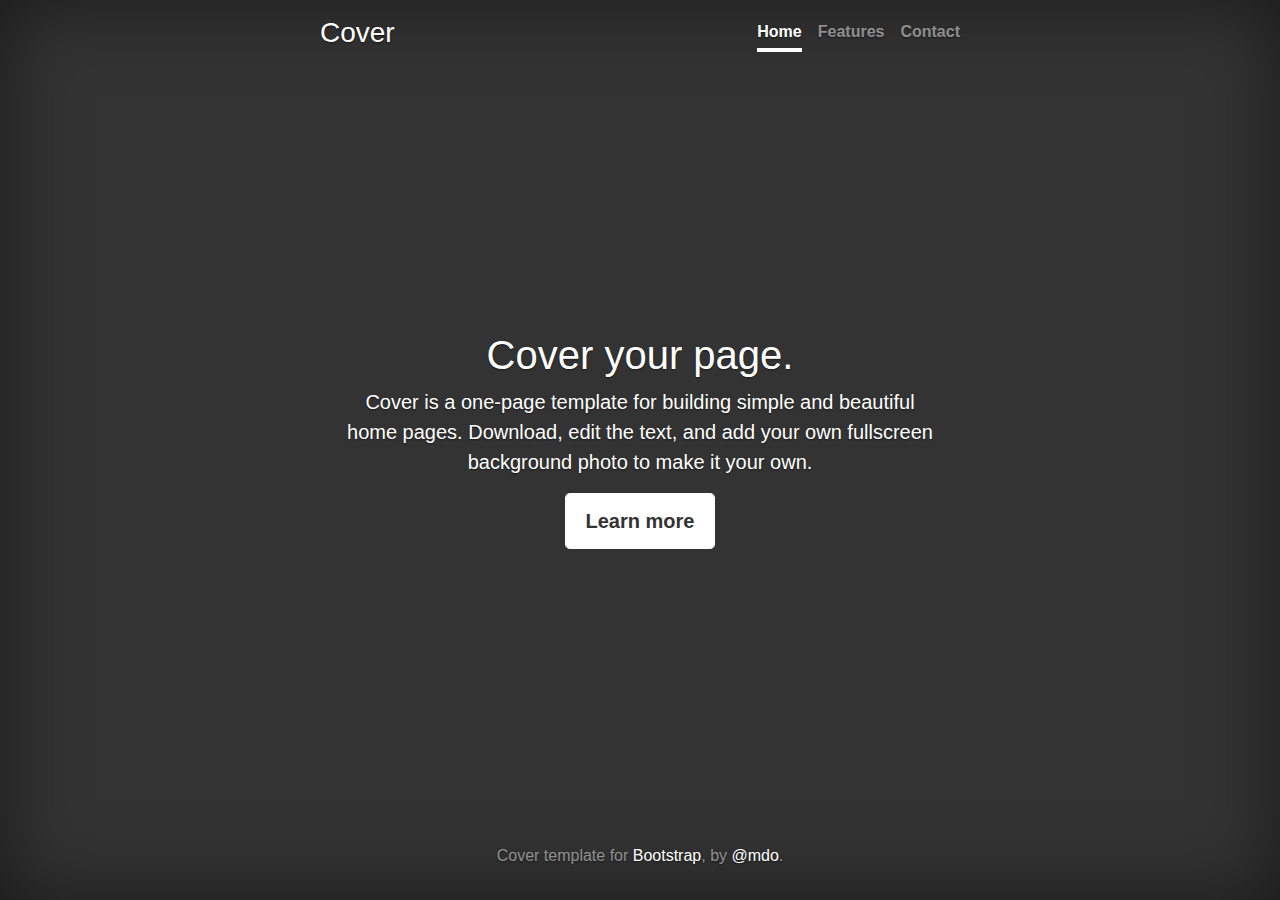
<file: bootstrap/cover/index.html>
<!doctype html>
<html lang="en">
  <head>
    <meta charset="utf-8">
    <meta name="viewport" content="width=device-width, initial-scale=1, shrink-to-fit=no">
    <meta name="description" content="">
    <meta name="author" content="Mark Otto, Jacob Thornton, and Bootstrap contributors">
    <meta name="generator" content="Jekyll v4.1.1">
    <title>Cover Template · Bootstrap</title>

    <link rel="canonical" href="https://getbootstrap.com/docs/4.5/examples/cover/">

    <!-- Bootstrap core CSS -->
<link href="../assets/dist/css/bootstrap.min.css" rel="stylesheet">

    <style>
      .bd-placeholder-img {
        font-size: 1.125rem;
        text-anchor: middle;
        -webkit-user-select: none;
        -moz-user-select: none;
        -ms-user-select: none;
        user-select: none;
      }

      @media (min-width: 768px) {
        .bd-placeholder-img-lg {
          font-size: 3.5rem;
        }
      }
    </style>
    <!-- Custom styles for this template -->
    <link href="cover.css" rel="stylesheet">
  </head>
  <body class="text-center">
    <div class="cover-container d-flex w-100 h-100 p-3 mx-auto flex-column">
  <header class="masthead mb-auto">
    <div class="inner">
      <h3 class="masthead-brand">Cover</h3>
      <nav class="nav nav-masthead justify-content-center">
        <a class="nav-link active" href="#">Home</a>
        <a class="nav-link" href="#">Features</a>
        <a class="nav-link" href="#">Contact</a>
      </nav>
    </div>
  </header>

  <main role="main" class="inner cover">
    <h1 class="cover-heading">Cover your page.</h1>
    <p class="lead">Cover is a one-page template for building simple and beautiful home pages. Download, edit the text, and add your own fullscreen background photo to make it your own.</p>
    <p class="lead">
      <a href="#" class="btn btn-lg btn-secondary">Learn more</a>
    </p>
  </main>

  <footer class="mastfoot mt-auto">
    <div class="inner">
      <p>Cover template for <a href="https://getbootstrap.com/">Bootstrap</a>, by <a href="https://twitter.com/mdo">@mdo</a>.</p>
    </div>
  </footer>
</div>
</body>
</html>
</file>
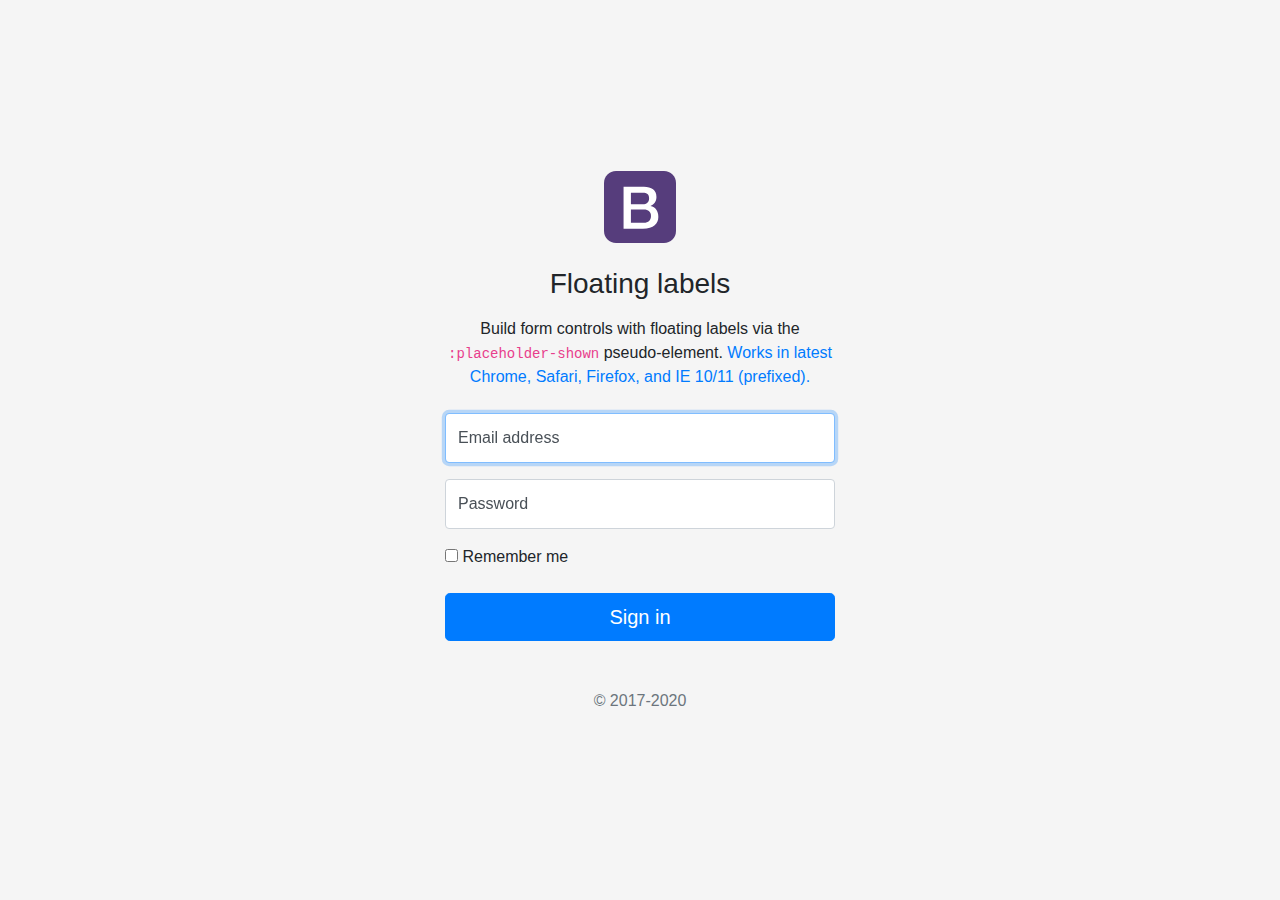
<file: bootstrap/floating-labels/index.html>
<!doctype html>
<html lang="en">
  <head>
    <meta charset="utf-8">
    <meta name="viewport" content="width=device-width, initial-scale=1, shrink-to-fit=no">
    <meta name="description" content="">
    <meta name="author" content="Mark Otto, Jacob Thornton, and Bootstrap contributors">
    <meta name="generator" content="Jekyll v4.1.1">
    <title>Floating labels example · Bootstrap</title>

    <link rel="canonical" href="https://getbootstrap.com/docs/4.5/examples/floating-labels/">

    <!-- Bootstrap core CSS -->
<link href="../assets/dist/css/bootstrap.min.css" rel="stylesheet">

    <style>
      .bd-placeholder-img {
        font-size: 1.125rem;
        text-anchor: middle;
        -webkit-user-select: none;
        -moz-user-select: none;
        -ms-user-select: none;
        user-select: none;
      }

      @media (min-width: 768px) {
        .bd-placeholder-img-lg {
          font-size: 3.5rem;
        }
      }
    </style>
    <!-- Custom styles for this template -->
    <link href="floating-labels.css" rel="stylesheet">
  </head>
  <body>
    <form class="form-signin">
  <div class="text-center mb-4">
    <img class="mb-4" src="../assets/brand/bootstrap-solid.svg" alt="" width="72" height="72">
    <h1 class="h3 mb-3 font-weight-normal">Floating labels</h1>
    <p>Build form controls with floating labels via the <code>:placeholder-shown</code> pseudo-element. <a href="https://caniuse.com/#feat=css-placeholder-shown">Works in latest Chrome, Safari, Firefox, and IE 10/11 (prefixed).</a></p>
  </div>

  <div class="form-label-group">
    <input type="email" id="inputEmail" class="form-control" placeholder="Email address" required autofocus>
    <label for="inputEmail">Email address</label>
  </div>

  <div class="form-label-group">
    <input type="password" id="inputPassword" class="form-control" placeholder="Password" required>
    <label for="inputPassword">Password</label>
  </div>

  <div class="checkbox mb-3">
    <label>
      <input type="checkbox" value="remember-me"> Remember me
    </label>
  </div>
  <button class="btn btn-lg btn-primary btn-block" type="submit">Sign in</button>
  <p class="mt-5 mb-3 text-muted text-center">&copy; 2017-2020</p>
</form>
</body>
</html>
</file>
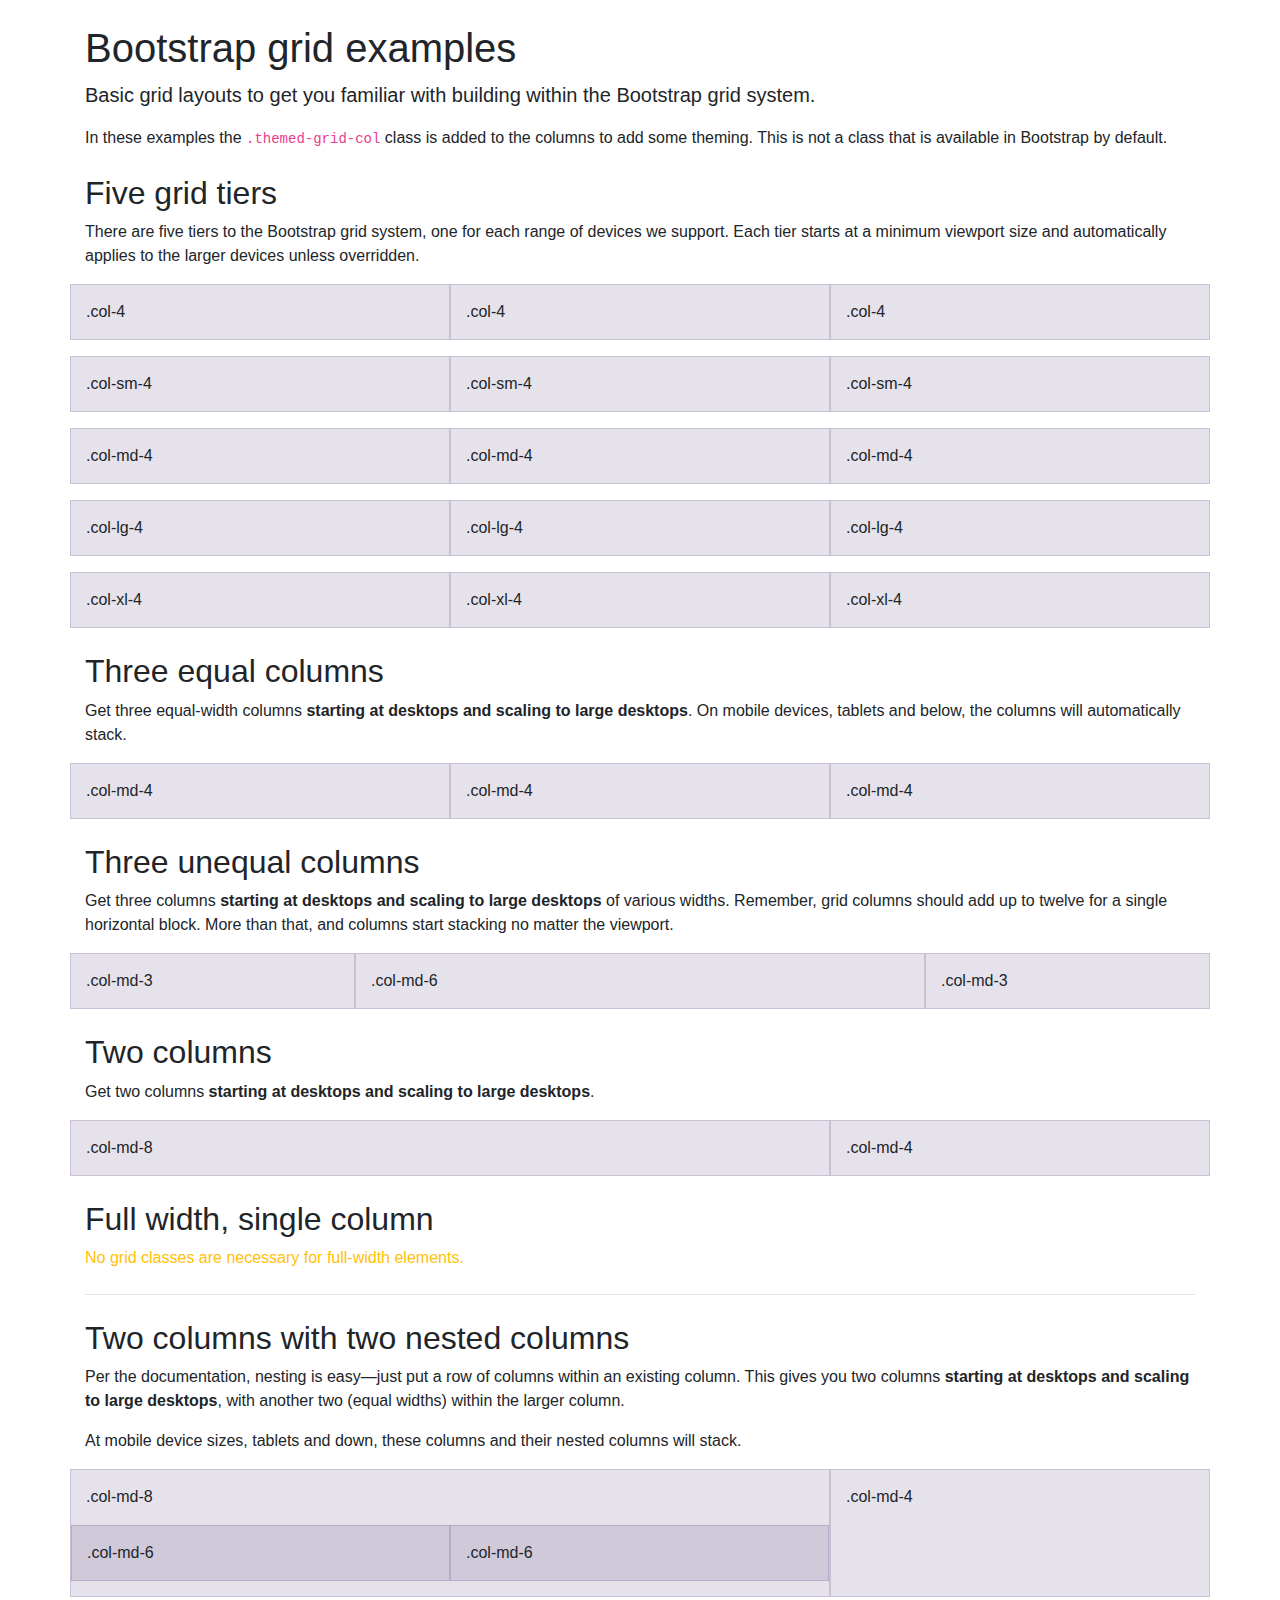
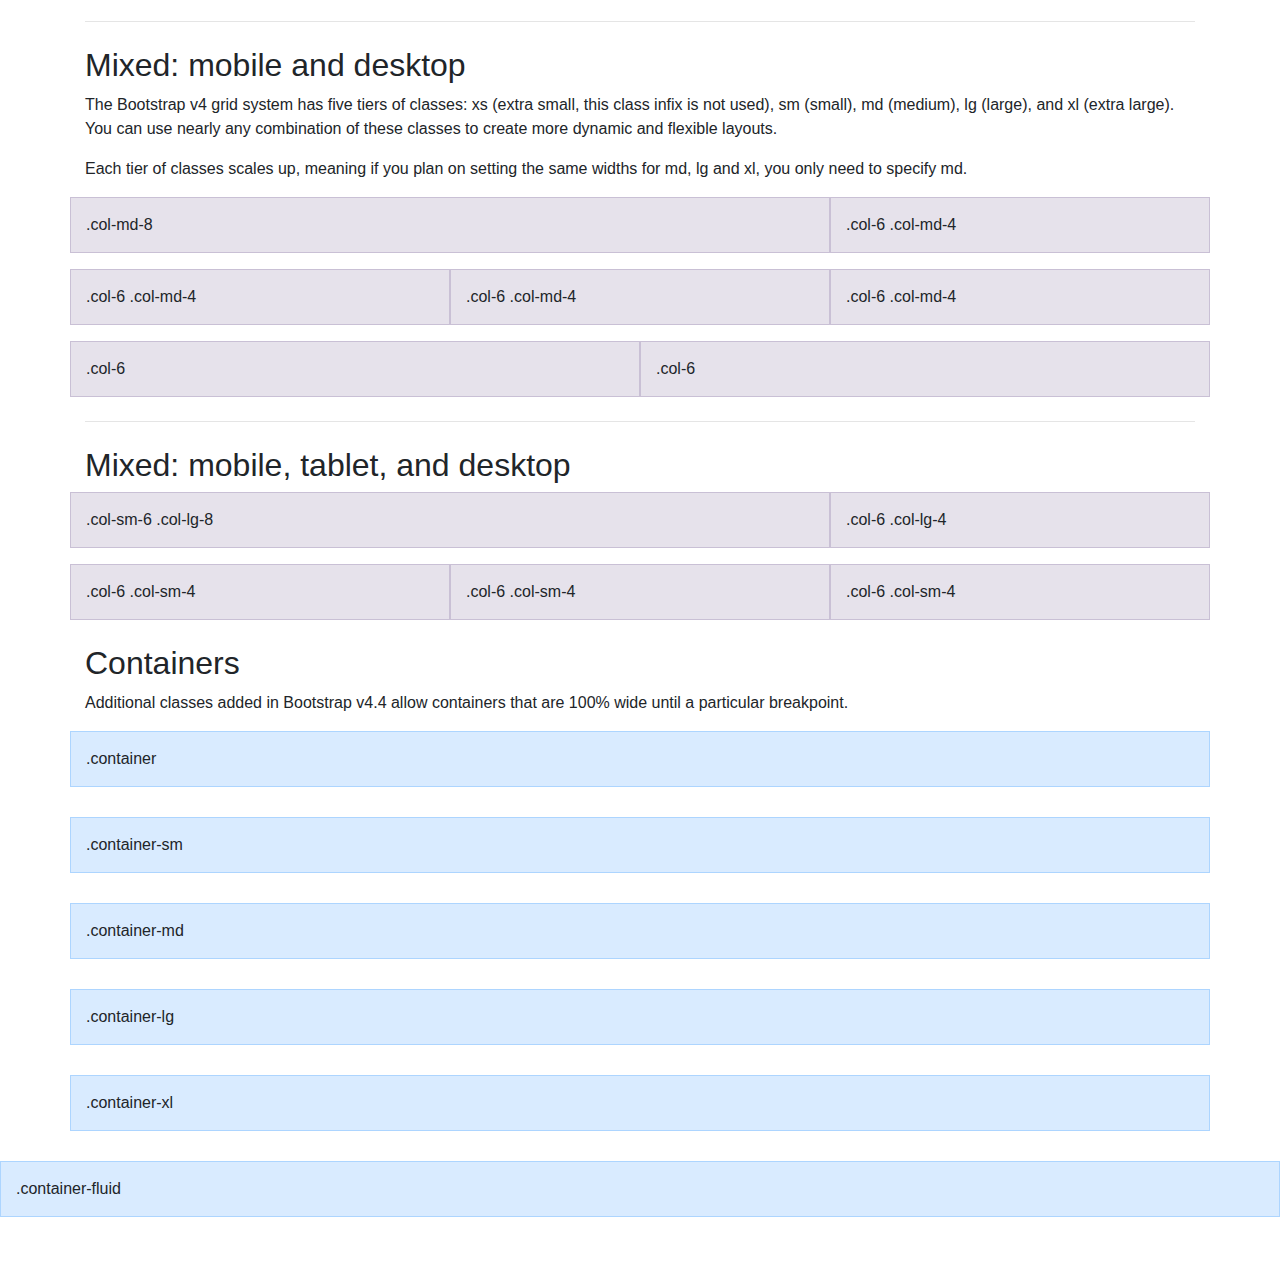
<file: bootstrap/grid/index.html>
<!doctype html>
<html lang="en">
  <head>
    <meta charset="utf-8">
    <meta name="viewport" content="width=device-width, initial-scale=1, shrink-to-fit=no">
    <meta name="description" content="">
    <meta name="author" content="Mark Otto, Jacob Thornton, and Bootstrap contributors">
    <meta name="generator" content="Jekyll v4.1.1">
    <title>Grid Template · Bootstrap</title>

    <link rel="canonical" href="https://getbootstrap.com/docs/4.5/examples/grid/">

    <!-- Bootstrap core CSS -->
<link href="../assets/dist/css/bootstrap.min.css" rel="stylesheet">

    <style>
      .bd-placeholder-img {
        font-size: 1.125rem;
        text-anchor: middle;
        -webkit-user-select: none;
        -moz-user-select: none;
        -ms-user-select: none;
        user-select: none;
      }

      @media (min-width: 768px) {
        .bd-placeholder-img-lg {
          font-size: 3.5rem;
        }
      }
    </style>
    <!-- Custom styles for this template -->
    <link href="grid.css" rel="stylesheet">
  </head>
  <body class="py-4">
    <div class="container">

  <h1>Bootstrap grid examples</h1>
  <p class="lead">Basic grid layouts to get you familiar with building within the Bootstrap grid system.</p>
  <p>In these examples the <code>.themed-grid-col</code> class is added to the columns to add some theming. This is not a class that is available in Bootstrap by default.</p>

  <h2 class="mt-4">Five grid tiers</h2>
  <p>There are five tiers to the Bootstrap grid system, one for each range of devices we support. Each tier starts at a minimum viewport size and automatically applies to the larger devices unless overridden.</p>

  <div class="row mb-3">
    <div class="col-4 themed-grid-col">.col-4</div>
    <div class="col-4 themed-grid-col">.col-4</div>
    <div class="col-4 themed-grid-col">.col-4</div>
  </div>

  <div class="row mb-3">
    <div class="col-sm-4 themed-grid-col">.col-sm-4</div>
    <div class="col-sm-4 themed-grid-col">.col-sm-4</div>
    <div class="col-sm-4 themed-grid-col">.col-sm-4</div>
  </div>

  <div class="row mb-3">
    <div class="col-md-4 themed-grid-col">.col-md-4</div>
    <div class="col-md-4 themed-grid-col">.col-md-4</div>
    <div class="col-md-4 themed-grid-col">.col-md-4</div>
  </div>

  <div class="row mb-3">
    <div class="col-lg-4 themed-grid-col">.col-lg-4</div>
    <div class="col-lg-4 themed-grid-col">.col-lg-4</div>
    <div class="col-lg-4 themed-grid-col">.col-lg-4</div>
  </div>

  <div class="row mb-3">
    <div class="col-xl-4 themed-grid-col">.col-xl-4</div>
    <div class="col-xl-4 themed-grid-col">.col-xl-4</div>
    <div class="col-xl-4 themed-grid-col">.col-xl-4</div>
  </div>

  <h2 class="mt-4">Three equal columns</h2>
  <p>Get three equal-width columns <strong>starting at desktops and scaling to large desktops</strong>. On mobile devices, tablets and below, the columns will automatically stack.</p>
  <div class="row mb-3">
    <div class="col-md-4 themed-grid-col">.col-md-4</div>
    <div class="col-md-4 themed-grid-col">.col-md-4</div>
    <div class="col-md-4 themed-grid-col">.col-md-4</div>
  </div>

  <h2 class="mt-4">Three unequal columns</h2>
  <p>Get three columns <strong>starting at desktops and scaling to large desktops</strong> of various widths. Remember, grid columns should add up to twelve for a single horizontal block. More than that, and columns start stacking no matter the viewport.</p>
  <div class="row mb-3">
    <div class="col-md-3 themed-grid-col">.col-md-3</div>
    <div class="col-md-6 themed-grid-col">.col-md-6</div>
    <div class="col-md-3 themed-grid-col">.col-md-3</div>
  </div>

  <h2 class="mt-4">Two columns</h2>
  <p>Get two columns <strong>starting at desktops and scaling to large desktops</strong>.</p>
  <div class="row mb-3">
    <div class="col-md-8 themed-grid-col">.col-md-8</div>
    <div class="col-md-4 themed-grid-col">.col-md-4</div>
  </div>

  <h2 class="mt-4">Full width, single column</h2>
  <p class="text-warning">
    No grid classes are necessary for full-width elements.
  </p>

  <hr class="my-4">

  <h2 class="mt-4">Two columns with two nested columns</h2>
  <p>Per the documentation, nesting is easy—just put a row of columns within an existing column. This gives you two columns <strong>starting at desktops and scaling to large desktops</strong>, with another two (equal widths) within the larger column.</p>
  <p>At mobile device sizes, tablets and down, these columns and their nested columns will stack.</p>
  <div class="row mb-3">
    <div class="col-md-8 themed-grid-col">
      <div class="pb-3">
        .col-md-8
      </div>
      <div class="row">
        <div class="col-md-6 themed-grid-col">.col-md-6</div>
        <div class="col-md-6 themed-grid-col">.col-md-6</div>
      </div>
    </div>
    <div class="col-md-4 themed-grid-col">.col-md-4</div>
  </div>

  <hr class="my-4">

  <h2 class="mt-4">Mixed: mobile and desktop</h2>
  <p>The Bootstrap v4 grid system has five tiers of classes: xs (extra small, this class infix is not used), sm (small), md (medium), lg (large), and xl (extra large). You can use nearly any combination of these classes to create more dynamic and flexible layouts.</p>
  <p>Each tier of classes scales up, meaning if you plan on setting the same widths for md, lg and xl, you only need to specify md.</p>
  <div class="row mb-3">
    <div class="col-md-8 themed-grid-col">.col-md-8</div>
    <div class="col-6 col-md-4 themed-grid-col">.col-6 .col-md-4</div>
  </div>
  <div class="row mb-3">
    <div class="col-6 col-md-4 themed-grid-col">.col-6 .col-md-4</div>
    <div class="col-6 col-md-4 themed-grid-col">.col-6 .col-md-4</div>
    <div class="col-6 col-md-4 themed-grid-col">.col-6 .col-md-4</div>
  </div>
  <div class="row mb-3">
    <div class="col-6 themed-grid-col">.col-6</div>
    <div class="col-6 themed-grid-col">.col-6</div>
  </div>

  <hr class="my-4">

  <h2 class="mt-4">Mixed: mobile, tablet, and desktop</h2>
  <div class="row mb-3">
    <div class="col-sm-6 col-lg-8 themed-grid-col">.col-sm-6 .col-lg-8</div>
    <div class="col-6 col-lg-4 themed-grid-col">.col-6 .col-lg-4</div>
  </div>
  <div class="row mb-3">
    <div class="col-6 col-sm-4 themed-grid-col">.col-6 .col-sm-4</div>
    <div class="col-6 col-sm-4 themed-grid-col">.col-6 .col-sm-4</div>
    <div class="col-6 col-sm-4 themed-grid-col">.col-6 .col-sm-4</div>
  </div>

</div>

<div class="container" id="containers">
  <h2 class="mt-4">Containers</h2>
  <p>Additional classes added in Bootstrap v4.4 allow containers that are 100% wide until a particular breakpoint.</p>
</div>

<div class="container themed-container">.container</div>
<div class="container-sm themed-container">.container-sm</div>
<div class="container-md themed-container">.container-md</div>
<div class="container-lg themed-container">.container-lg</div>
<div class="container-xl themed-container">.container-xl</div>
<div class="container-fluid themed-container">.container-fluid</div>
</body>
</html>
</file>
<file: css/estilo.css>
* {
  font-family: Cambria, Cochin, Georgia, Times, "Times New Roman", serif;
  margin: auto;
}

header {
  padding: 30px;
  text-align: center;
  background: #16d650;
  color: #ffff;
  font-size: 30px;
}
header .logo {
  width: 3%;
  float: left;
}

main {
  width: 100%;
  background-color: #7ebe84;
}
main .contenedor {
  width: 80%;
}
main .contenedor .row {
  display: flex;
  flex-wrap: wrap;
  padding: 0 4px;
  align-items: center;
}
@media (max-width: 800px) {
  main .contenedor .row .col {
    -ms-flex: 50%;
    flex: 50%;
    max-width: 50%;
  }
}
@media (max-width: 800px) {
  main .contenedor .row .col {
    -ms-flex: 100%;
    flex: 100%;
    max-width: 100%;
  }
}
@media (max-width: 600px) {
  main .contenedor .row .row {
    flex-direction: column;
  }
}
main .contenedor .row .centrarVideo {
  margin: 0 auto;
  width: 400px;
}
@media screen and (max-width: 700px) {
  main .contenedor .row .centrarVideo img#sfo {
    width: 90vw;
  }
}
main .contenedor .col {
  flex: 25%;
  max-width: 25%;
  padding: 0 4px;
}
main .contenedor .col img {
  margin-top: 8px;
  vertical-align: middle;
  width: 100%;
}

ul {
  list-style-type: none;
  margin: 0;
  padding: 0;
  overflow: hidden;
  background-color: #0d5823;
  padding: 10px;
}
ul li {
  float: left;
  padding: 5px;
}
ul li a {
  padding: 8px;
  background-color: #0d5823;
  text-decoration: none;
  color: #ffff;
}
ul li a:hover {
  background-color: gray;
  color: black;
}

img {
  max-width: 100%;
}
img #sfo {
  transition: width 0.5s;
}

footer {
  background-color: #16d650;
  width: 100%;
  padding: 5px;
  text-align: center;
}

/*# sourceMappingURL=estilo.css.map */
</file>
<file: Tema 5/css/estilo.css>
* {
  font-family: Cambria, Cochin, Georgia, Times, "Times New Roman", serif;
  margin: auto;
}

header {
  padding: 30px;
  text-align: center;
  background: #16d650;
  color: black;
  font-weight: bold;
  font-size: 30px;
}
header .logo {
  width: 2%;
  float: left;
}

.menu {
  overflow: hidden;
  background-color: #333;
  width: 100%;
}

.menu a {
  float: left;
  display: block;
  color: #f2f2f2;
  text-align: center;
  padding: 14px 16px;
  text-decoration: none;
  font-size: 17px;
}

.menu .icon {
  display: none;
}

@media screen and (max-width: 600px) {
  .menu a:not(:first-child) {
    display: none;
  }

  .menu a.icon {
    float: right;
    display: block;
  }
}
@media screen and (max-width: 600px) {
  .menu.responsive {
    position: relative;
  }

  .menu.responsive .icon {
    position: absolute;
    right: 0;
    top: 0;
  }

  .menu.responsive a {
    float: none;
    display: block;
    text-align: left;
  }
}
main {
  background-color: #7ebe84;
}
main img#sfo {
  transition: width 0.5s;
  max-width: 100%;
}
main body {
  align-items: center;
  display: flex;
  flex-direction: column;
  font-family: "Roboto", sans-serif;
  text-align: center;
}
main .row {
  display: flex;
  flex-wrap: wrap;
  padding: 0 4px;
}
main .col {
  flex: 40%;
  padding: 0 4px;
}
main .col img {
  margin-top: 8px;
  vertical-align: middle;
}
@media screen and (max-width: 700px) {
  main img#sfo {
    width: 100vw;
  }
  main .col {
    flex: 60;
    max-width: 100%;
  }
}
@media (max-width: 800px) {
  main .col {
    flex: 100%;
    max-width: 100%;
  }
}
@media (max-width: 600px) {
  main .col {
    flex: 100%;
    max-width: 100%;
  }
  main .logo {
    width: 4%;
  }
}
@media (pointer: coarse) {
  main .opciones option {
    padding: 0.8em;
  }
}
main h1 {
  font-size: 5vw;
}
main h2 {
  font-size: 4vw;
  padding: 5px;
  color: black;
}
main p {
  font-size: 2vw;
  color: #333131;
  margin: 3px;
}
main button {
  border: 1px solid #dadce0;
  color: black;
  font-weight: bold;
  padding: 5px;
  border-radius: 6px;
  margin-right: 10px;
}
main select {
  border-radius: 3px;
  border: 1px solid gray;
  font-weight: bold;
  padding: 5px;
  margin: 5px;
}
main [role=radio] {
  display: block;
  position: relative;
  margin: 0.5em;
  padding-left: 20px;
  border: thin transparent solid;
}
main [role=radio]::before,
main [role=radio]::after {
  display: block;
  position: absolute;
  border-radius: 50%;
  content: "";
}
main [role=radio]::before {
  top: 0;
  left: 0;
  width: 14px;
  height: 14px;
  border: 1px solid black;
  background: #fff;
}
main [role=radio][aria-checked=true]::after {
  top: 3px;
  left: 3px;
  border: 5px solid red;
  content: "";
}
main #codeex {
  background-color: #F1F1F1;
  padding: 10px;
}
main .contenedor {
  width: 80%;
}
main .contenedor .col {
  flex: 25%;
  max-width: 25%;
  padding: 0 4px;
}
main .contenedor .col img {
  margin-top: 8px;
  vertical-align: middle;
  width: 100%;
}

ul {
  list-style-type: none;
  margin: 0;
  padding: 0;
  overflow: hidden;
  background-color: #0d5823;
  padding: 10px;
}
ul li {
  float: left;
  padding: 5px;
}
ul li a {
  font-size: 30px;
  padding: 8px;
  background-color: #0d5823;
  text-decoration: none;
  color: #ffff;
}
ul li a:hover {
  background-color: gray;
  color: black;
}

img {
  max-width: 100%;
}
img #sfo {
  transition: width 0.5s;
}

/*# sourceMappingURL=estilo.css.map */
</file>
<file: bootstrap/blog/blog.css>
/* stylelint-disable selector-list-comma-newline-after */

.blog-header {
  line-height: 1;
  border-bottom: 1px solid #e5e5e5;
}

.blog-header-logo {
  font-family: "Playfair Display", Georgia, "Times New Roman", serif;
  font-size: 2.25rem;
}

.blog-header-logo:hover {
  text-decoration: none;
}

h1, h2, h3, h4, h5, h6 {
  font-family: "Playfair Display", Georgia, "Times New Roman", serif;
}

.display-4 {
  font-size: 2.5rem;
}
@media (min-width: 768px) {
  .display-4 {
    font-size: 3rem;
  }
}

.nav-scroller {
  position: relative;
  z-index: 2;
  height: 2.75rem;
  overflow-y: hidden;
}

.nav-scroller .nav {
  display: -ms-flexbox;
  display: flex;
  -ms-flex-wrap: nowrap;
  flex-wrap: nowrap;
  padding-bottom: 1rem;
  margin-top: -1px;
  overflow-x: auto;
  text-align: center;
  white-space: nowrap;
  -webkit-overflow-scrolling: touch;
}

.nav-scroller .nav-link {
  padding-top: .75rem;
  padding-bottom: .75rem;
  font-size: .875rem;
}

.card-img-right {
  height: 100%;
  border-radius: 0 3px 3px 0;
}

.flex-auto {
  -ms-flex: 0 0 auto;
  flex: 0 0 auto;
}

.h-250 { height: 250px; }
@media (min-width: 768px) {
  .h-md-250 { height: 250px; }
}

/* Pagination */
.blog-pagination {
  margin-bottom: 4rem;
}
.blog-pagination > .btn {
  border-radius: 2rem;
}

/*
 * Blog posts
 */
.blog-post {
  margin-bottom: 4rem;
}
.blog-post-title {
  margin-bottom: .25rem;
  font-size: 2.5rem;
}
.blog-post-meta {
  margin-bottom: 1.25rem;
  color: #999;
}

/*
 * Footer
 */
.blog-footer {
  padding: 2.5rem 0;
  color: #999;
  text-align: center;
  background-color: #f9f9f9;
  border-top: .05rem solid #e5e5e5;
}
.blog-footer p:last-child {
  margin-bottom: 0;
}
</file>
<file: bootstrap/cover/cover.css>
/*
 * Globals
 */

/* Links */
a,
a:focus,
a:hover {
  color: #fff;
}

/* Custom default button */
.btn-secondary,
.btn-secondary:hover,
.btn-secondary:focus {
  color: #333;
  text-shadow: none; /* Prevent inheritance from `body` */
  background-color: #fff;
  border: .05rem solid #fff;
}


/*
 * Base structure
 */

html,
body {
  height: 100%;
  background-color: #333;
}

body {
  display: -ms-flexbox;
  display: flex;
  color: #fff;
  text-shadow: 0 .05rem .1rem rgba(0, 0, 0, .5);
  box-shadow: inset 0 0 5rem rgba(0, 0, 0, .5);
}

.cover-container {
  max-width: 42em;
}


/*
 * Header
 */
.masthead {
  margin-bottom: 2rem;
}

.masthead-brand {
  margin-bottom: 0;
}

.nav-masthead .nav-link {
  padding: .25rem 0;
  font-weight: 700;
  color: rgba(255, 255, 255, .5);
  background-color: transparent;
  border-bottom: .25rem solid transparent;
}

.nav-masthead .nav-link:hover,
.nav-masthead .nav-link:focus {
  border-bottom-color: rgba(255, 255, 255, .25);
}

.nav-masthead .nav-link + .nav-link {
  margin-left: 1rem;
}

.nav-masthead .active {
  color: #fff;
  border-bottom-color: #fff;
}

@media (min-width: 48em) {
  .masthead-brand {
    float: left;
  }
  .nav-masthead {
    float: right;
  }
}


/*
 * Cover
 */
.cover {
  padding: 0 1.5rem;
}
.cover .btn-lg {
  padding: .75rem 1.25rem;
  font-weight: 700;
}


/*
 * Footer
 */
.mastfoot {
  color: rgba(255, 255, 255, .5);
}
</file>
<file: bootstrap/floating-labels/floating-labels.css>
html,
body {
  height: 100%;
}

body {
  display: -ms-flexbox;
  display: flex;
  -ms-flex-align: center;
  align-items: center;
  padding-top: 40px;
  padding-bottom: 40px;
  background-color: #f5f5f5;
}

.form-signin {
  width: 100%;
  max-width: 420px;
  padding: 15px;
  margin: auto;
}

.form-label-group {
  position: relative;
  margin-bottom: 1rem;
}

.form-label-group input,
.form-label-group label {
  height: 3.125rem;
  padding: .75rem;
}

.form-label-group label {
  position: absolute;
  top: 0;
  left: 0;
  display: block;
  width: 100%;
  margin-bottom: 0; /* Override default `<label>` margin */
  line-height: 1.5;
  color: #495057;
  pointer-events: none;
  cursor: text; /* Match the input under the label */
  border: 1px solid transparent;
  border-radius: .25rem;
  transition: all .1s ease-in-out;
}

.form-label-group input::-webkit-input-placeholder {
  color: transparent;
}

.form-label-group input::-moz-placeholder {
  color: transparent;
}

.form-label-group input:-ms-input-placeholder {
  color: transparent;
}

.form-label-group input::-ms-input-placeholder {
  color: transparent;
}

.form-label-group input::placeholder {
  color: transparent;
}

.form-label-group input:not(:-moz-placeholder-shown) {
  padding-top: 1.25rem;
  padding-bottom: .25rem;
}

.form-label-group input:not(:-ms-input-placeholder) {
  padding-top: 1.25rem;
  padding-bottom: .25rem;
}

.form-label-group input:not(:placeholder-shown) {
  padding-top: 1.25rem;
  padding-bottom: .25rem;
}

.form-label-group input:not(:-moz-placeholder-shown) ~ label {
  padding-top: .25rem;
  padding-bottom: .25rem;
  font-size: 12px;
  color: #777;
}

.form-label-group input:not(:-ms-input-placeholder) ~ label {
  padding-top: .25rem;
  padding-bottom: .25rem;
  font-size: 12px;
  color: #777;
}

.form-label-group input:not(:placeholder-shown) ~ label {
  padding-top: .25rem;
  padding-bottom: .25rem;
  font-size: 12px;
  color: #777;
}

/* Fallback for Edge
-------------------------------------------------- */
@supports (-ms-ime-align: auto) {
  .form-label-group {
    display: -ms-flexbox;
    display: flex;
    -ms-flex-direction: column-reverse;
    flex-direction: column-reverse;
  }

  .form-label-group label {
    position: static;
  }

  .form-label-group input::-ms-input-placeholder {
    color: #777;
  }
}
</file>
<file: bootstrap/grid/grid.css>
.themed-grid-col {
  padding-top: 15px;
  padding-bottom: 15px;
  background-color: rgba(86, 61, 124, .15);
  border: 1px solid rgba(86, 61, 124, .2);
}

.themed-container {
  padding: 15px;
  margin-bottom: 30px;
  background-color: rgba(0, 123, 255, .15);
  border: 1px solid rgba(0, 123, 255, .2);
}
</file>
<file: materialize/css/style.css>
/* Custom Stylesheet */
/**
 * Use this file to override Materialize files so you can update
 * the core Materialize files in the future
 *
 * Made By MaterializeCSS.com
 */

.icon-block {
  padding: 0 15px;
}
.icon-block .material-icons {
	font-size: inherit;
}
</file>
<file: paralas/css/style.css>
/* Custom Stylesheet */
/**
 * Use this file to override Materialize files so you can update
 * the core Materialize files in the future
 *
 * Made By MaterializeCSS.com
 */

nav ul a,
nav .brand-logo {
  color: #444;
}

p {
  line-height: 2rem;
}

.button-collapse {
  color: #26a69a;
}

.parallax-container {
  min-height: 380px;
  line-height: 0;
  height: auto;
  color: rgba(255,255,255,.9);
}
  .parallax-container .section {
    width: 100%;
  }

@media only screen and (max-width : 992px) {
  .parallax-container .section {
    position: absolute;
    top: 40%;
  }
  #index-banner .section {
    top: 10%;
  }
}

@media only screen and (max-width : 600px) {
  #index-banner .section {
    top: 0;
  }
}

.icon-block {
  padding: 0 15px;
}
.icon-block .material-icons {
  font-size: inherit;
}

footer.page-footer {
  margin: 0;
}
</file>
<file: parallax-template/css/style.css>
/* Custom Stylesheet */
/**
 * Use this file to override Materialize files so you can update
 * the core Materialize files in the future
 *
 * Made By MaterializeCSS.com
 */

nav ul a,
nav .brand-logo {
  color: #444;
}

p {
  line-height: 2rem;
}

.button-collapse {
  color: #26a69a;
}

.parallax-container {
  min-height: 380px;
  line-height: 0;
  height: auto;
  color: rgba(255,255,255,.9);
}
  .parallax-container .section {
    width: 100%;
  }

@media only screen and (max-width : 992px) {
  .parallax-container .section {
    position: absolute;
    top: 40%;
  }
  #index-banner .section {
    top: 10%;
  }
}

@media only screen and (max-width : 600px) {
  #index-banner .section {
    top: 0;
  }
}

.icon-block {
  padding: 0 15px;
}
.icon-block .material-icons {
  font-size: inherit;
}

footer.page-footer {
  margin: 0;
}
</file>
